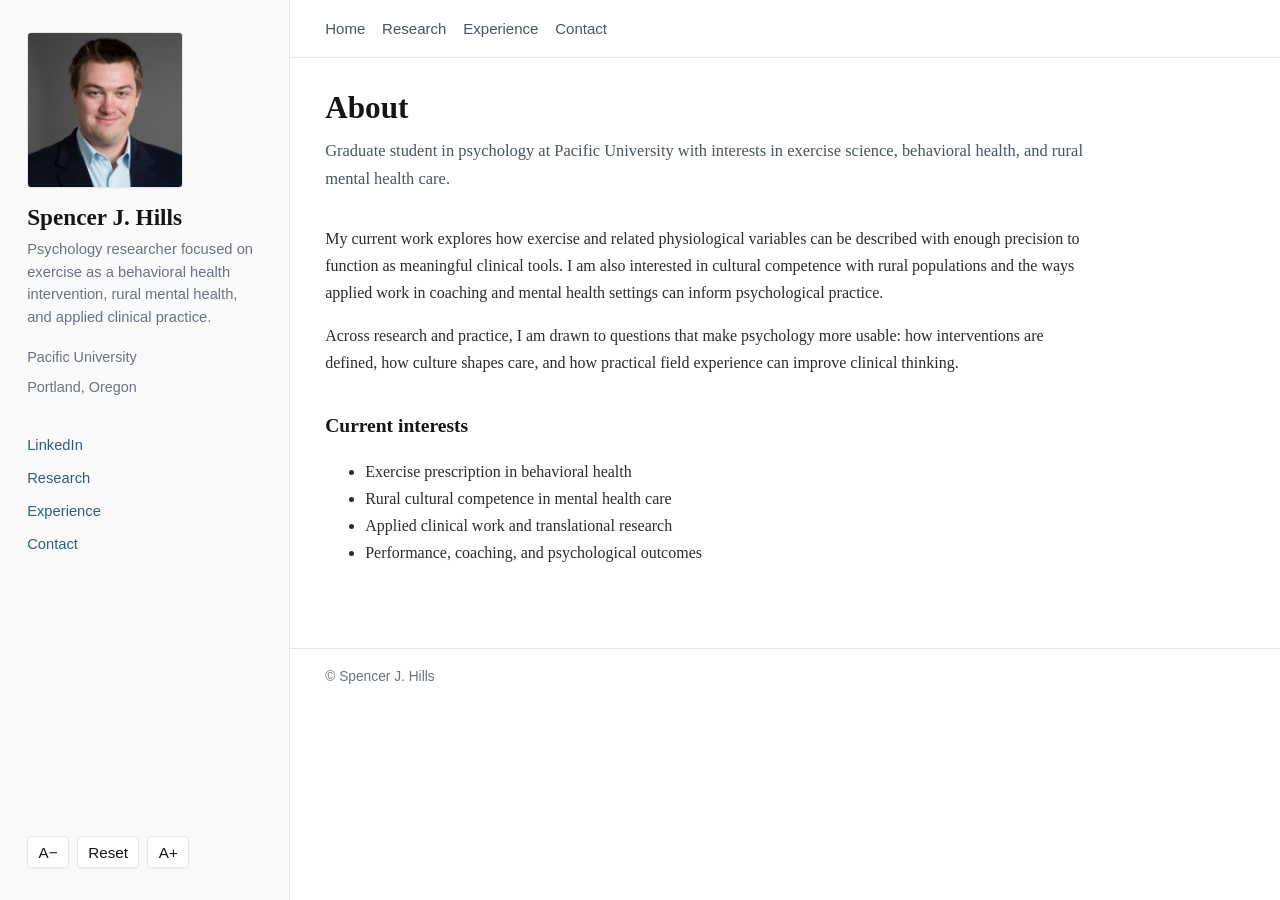
<file: about.html>
<!doctype html>
<html lang="en">
<head>
  <meta charset="utf-8">
  <meta name="viewport" content="width=device-width, initial-scale=1">
  <title>About | Spencer J. Hills</title>
  <meta name="description" content="About Spencer J. Hills and current research interests in exercise prescription, behavioral health, and rural mental health.">
  <link rel="icon" type="image/svg+xml" href="assets/img/favicon.svg">
  <link rel="stylesheet" href="assets/css/styles.css">
</head>
<body data-page="about">
  <div class="layout">
    <aside class="sidebar" id="sidebar"></aside>
    <div class="main-shell">
      <header class="masthead" id="masthead"></header>
      <main class="page compact-prose">
        <section class="intro-block">
          <h1>About</h1>
          <p class="lead">Graduate student in psychology at Pacific University with interests in exercise science, behavioral health, and rural mental health care.</p>
        </section>

        <section class="section-block">
          <p>My current work explores how exercise and related physiological variables can be described with enough precision to function as meaningful clinical tools. I am also interested in cultural competence with rural populations and the ways applied work in coaching and mental health settings can inform psychological practice.</p>
          <p>Across research and practice, I am drawn to questions that make psychology more usable: how interventions are defined, how culture shapes care, and how practical field experience can improve clinical thinking.</p>
        </section>

        <section class="section-block">
          <h2>Current interests</h2>
          <ul>
            <li>Exercise prescription in behavioral health</li>
            <li>Rural cultural competence in mental health care</li>
            <li>Applied clinical work and translational research</li>
            <li>Performance, coaching, and psychological outcomes</li>
          </ul>
        </section>
      </main>
      <footer class="site-footer">© Spencer J. Hills</footer>
    </div>
  </div>
  <script src="assets/js/data.js"></script>
  <script src="assets/js/site.js"></script>
</body>
</html>
</file>
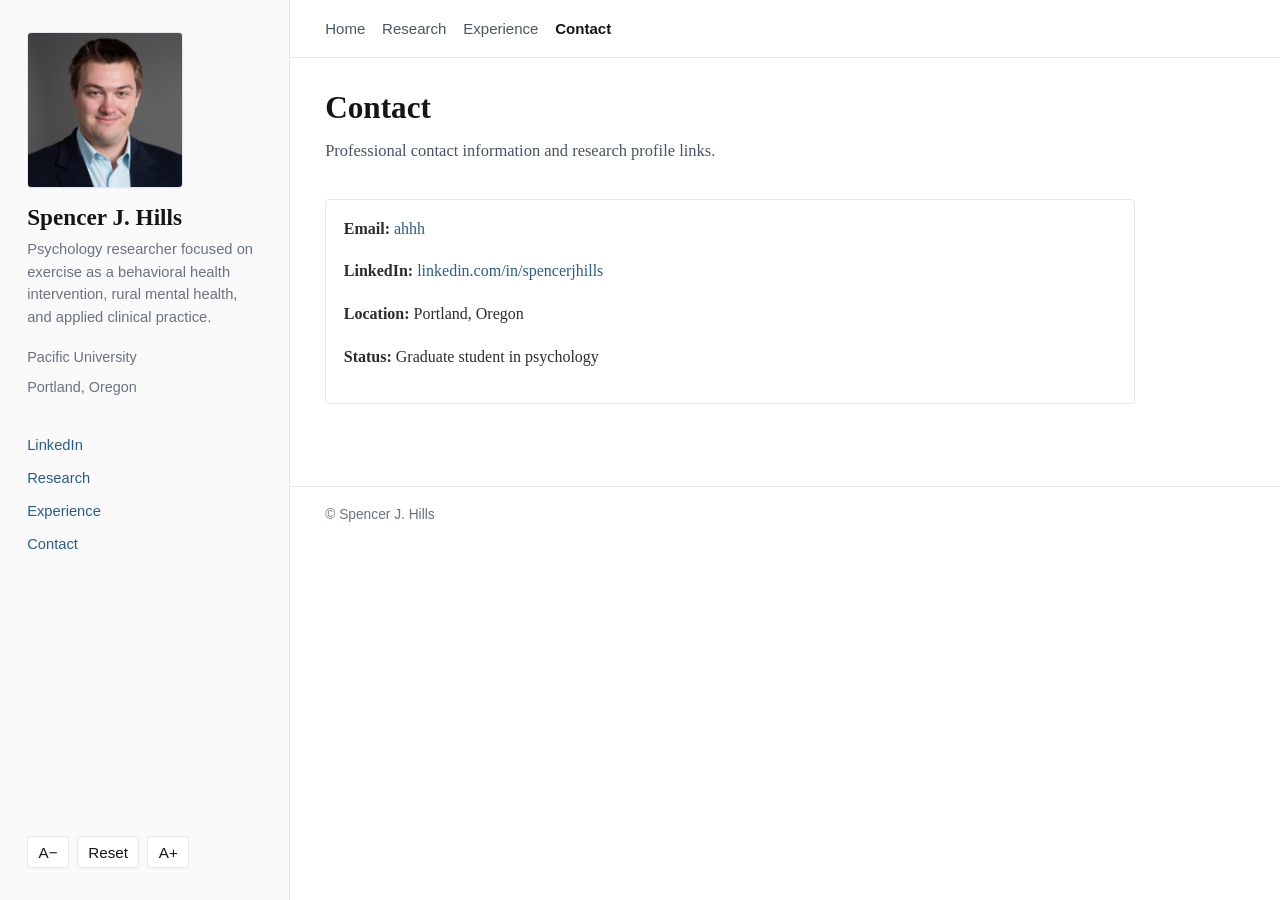
<file: contact.html>
<!doctype html>
<html lang="en">
<head>
  <meta charset="utf-8">
  <meta name="viewport" content="width=device-width, initial-scale=1">
  <title>Contact | Spencer J. Hills</title>
  <meta name="description" content="Contact details and professional links for Spencer J. Hills.">
  <link rel="icon" type="image/svg+xml" href="assets/img/favicon.svg">
  <link rel="stylesheet" href="assets/css/styles.css">
</head>
<body data-page="contact">
  <div class="layout">
    <aside class="sidebar" id="sidebar"></aside>
    <div class="main-shell">
      <header class="masthead" id="masthead"></header>
      <main class="page compact-prose">
        <section class="intro-block">
          <h1>Contact</h1>
          <p class="lead">Professional contact information and research profile links.</p>
        </section>

        <section class="section-block contact-card">
          <p><strong>Email:</strong> <a href="mailto:">ahhh</a></p>
          <p><strong>LinkedIn:</strong> <a href="https://www.linkedin.com/in/spencerjhills" target="_blank" rel="noopener noreferrer">linkedin.com/in/spencerjhills</a></p>
          <p><strong>Location:</strong> Portland, Oregon</p>
          <p><strong>Status:</strong> Graduate student in psychology</p>
        </section>
      </main>
      <footer class="site-footer">© Spencer J. Hills</footer>
    </div>
  </div>
  <script src="assets/js/data.js"></script>
  <script src="assets/js/site.js"></script>
</body>
</html>
</file>
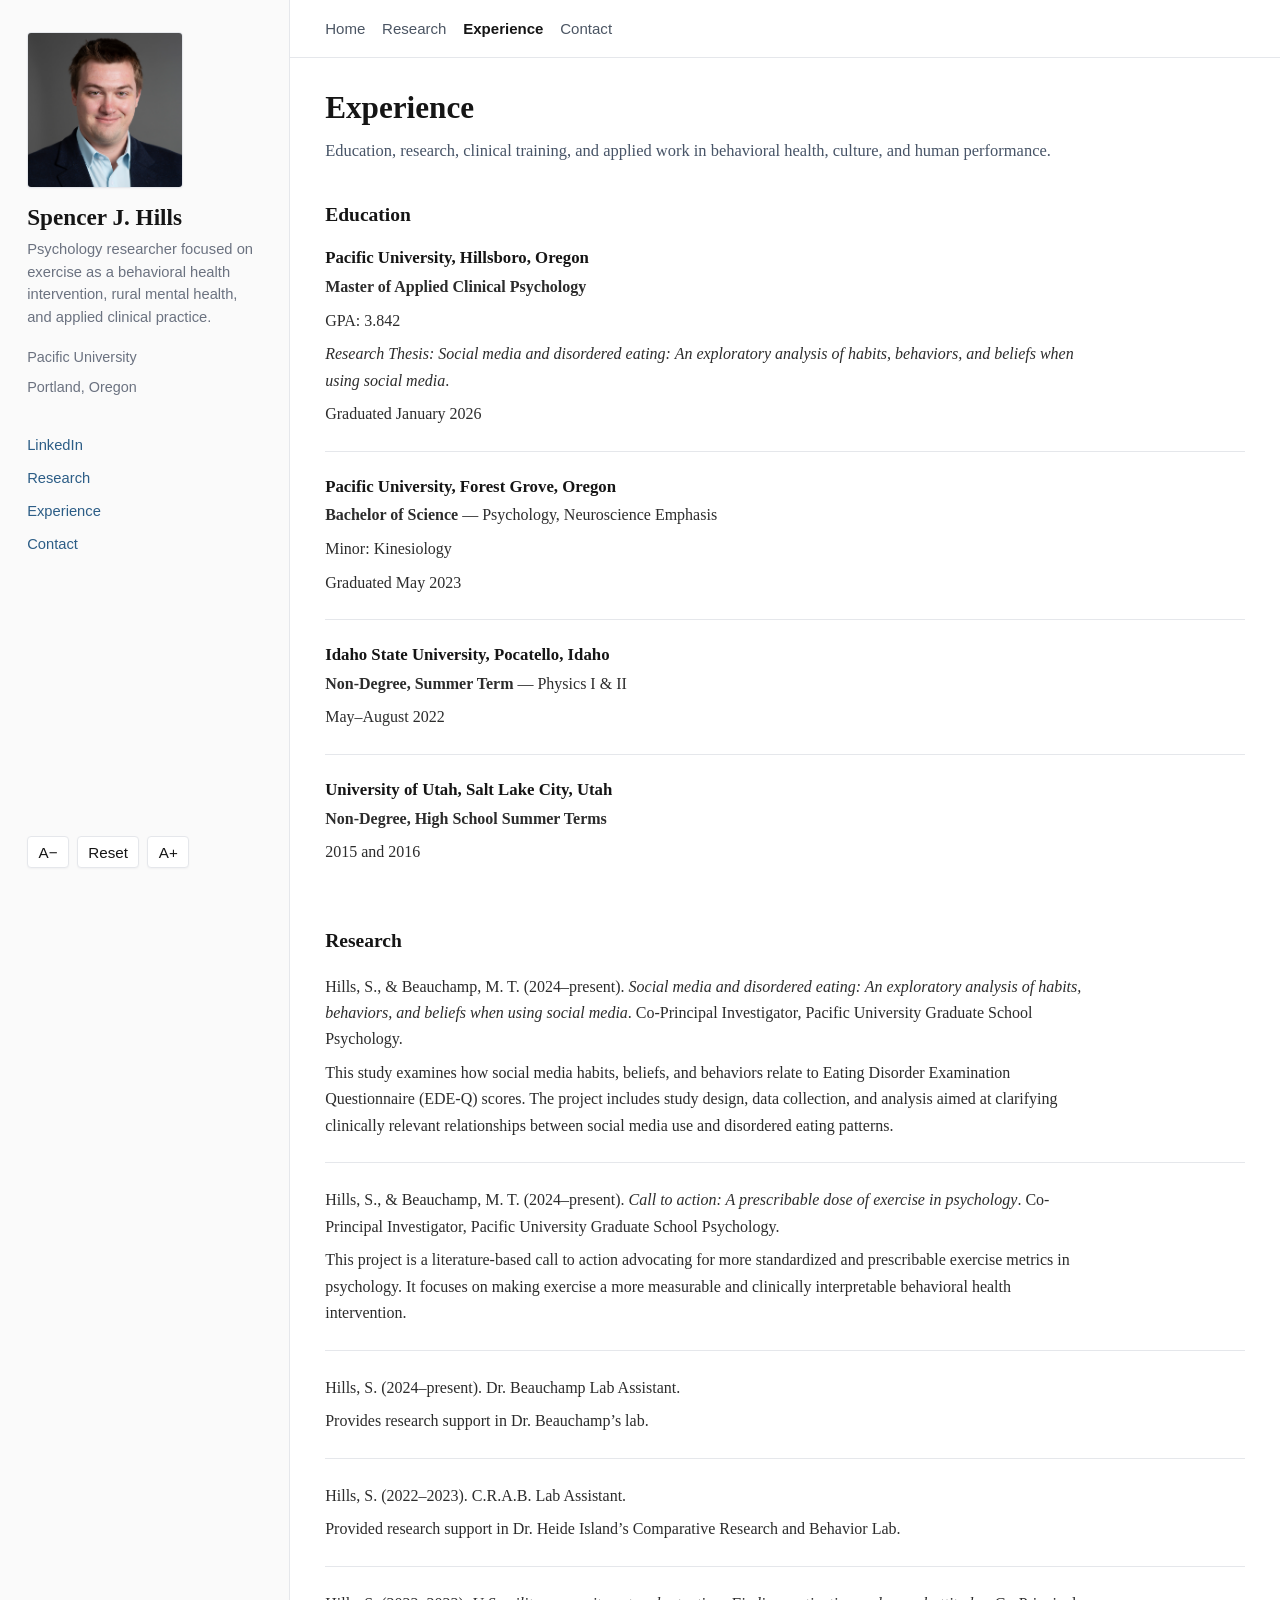
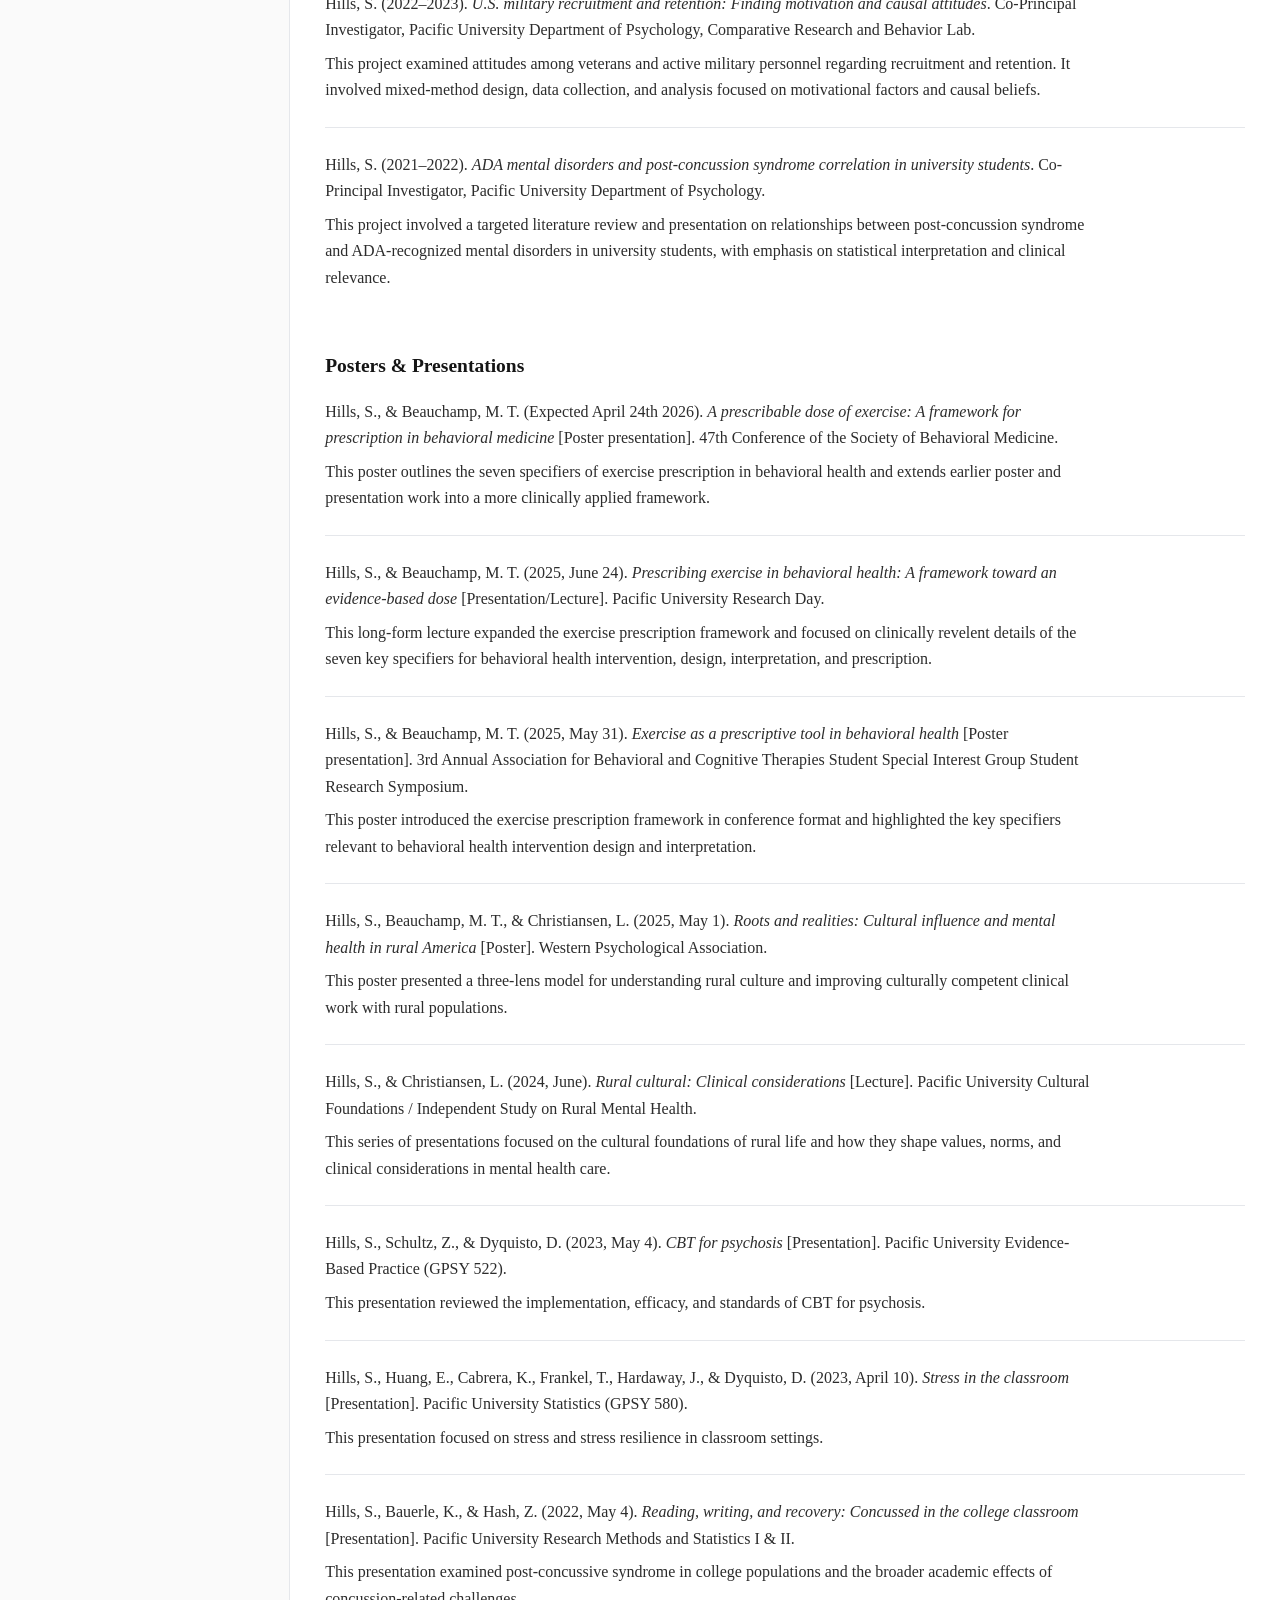
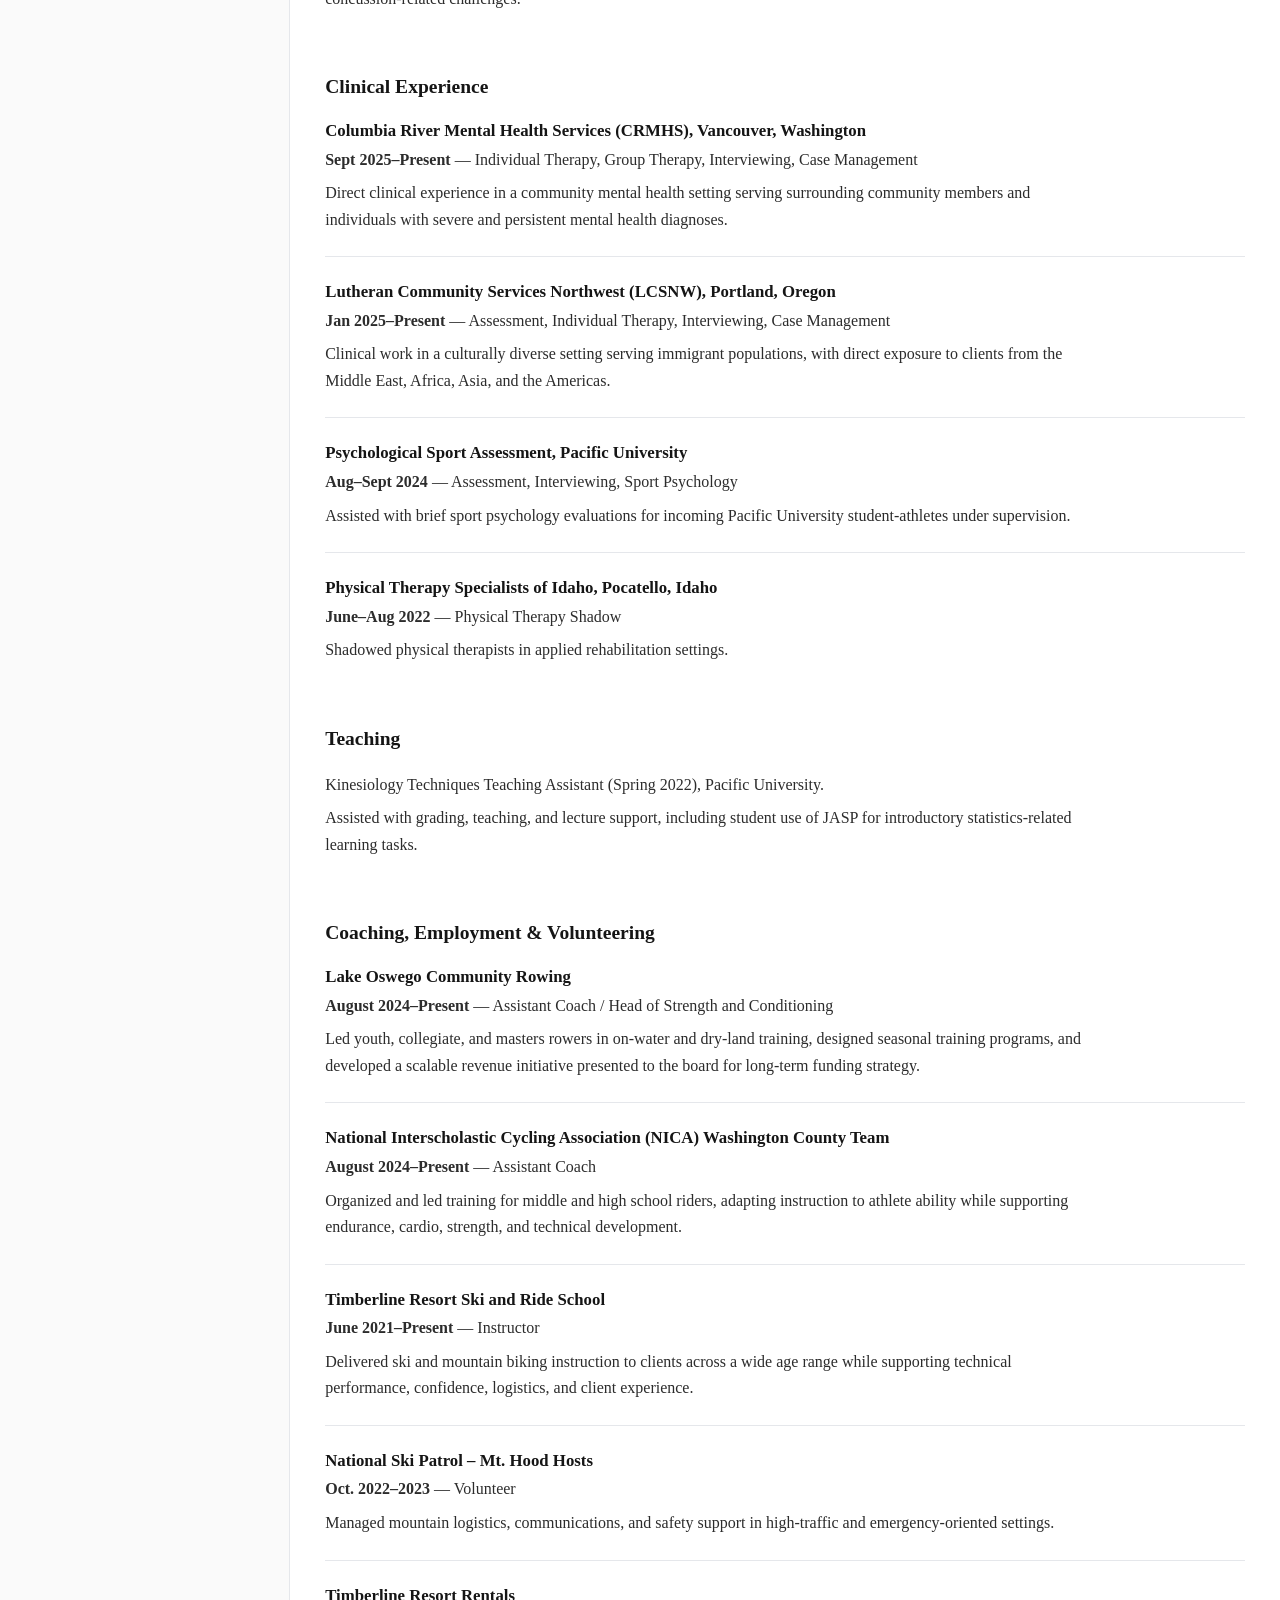
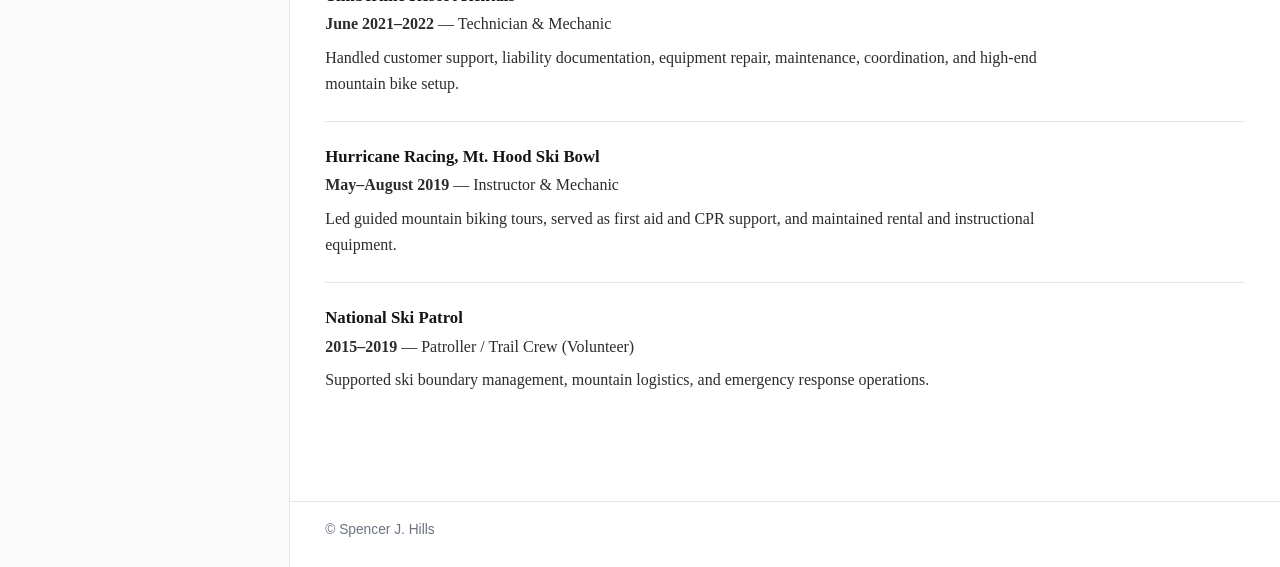
<file: experience.html>
<!doctype html>
<html lang="en">
<head>
  <meta charset="utf-8">
  <meta name="viewport" content="width=device-width, initial-scale=1">
  <title>Experience | Spencer J. Hills</title>
  <meta name="description" content="Education, research, clinical training, and coaching experience for Spencer J. Hills.">
  <link rel="icon" type="image/svg+xml" href="assets/img/favicon.svg">
  <link rel="stylesheet" href="assets/css/styles.css">
</head>
<body data-page="experience">
  <div class="layout">
    <aside class="sidebar" id="sidebar"></aside>
    <div class="main-shell">
      <header class="masthead" id="masthead"></header>
        <main class="page page-experience">
          <section class="intro-block">
            <h1>Experience</h1>
            <p class="lead">Education, research, clinical training, and applied work in behavioral health, culture, and human performance.</p>
          </section>

          <section class="section-block compact-prose">
            <h2>Education</h2>

            <article class="cv-entry">
              <h3>Pacific University, Hillsboro, Oregon</h3>
              <p><strong>Master of Applied Clinical Psychology</strong></p>
              <p>GPA: 3.842</p>
              <p><em>Research Thesis:</em> <span class="apa-title">Social media and disordered eating: An exploratory analysis of habits, behaviors, and beliefs when using social media</span>.</p>
              <p>Graduated January 2026</p>
            </article>

            <article class="cv-entry">
              <h3>Pacific University, Forest Grove, Oregon</h3>
              <p><strong>Bachelor of Science</strong> — Psychology, Neuroscience Emphasis</p>
              <p>Minor: Kinesiology</p>
              <p>Graduated May 2023</p>
            </article>

            <article class="cv-entry">
              <h3>Idaho State University, Pocatello, Idaho</h3>
              <p><strong>Non-Degree, Summer Term</strong> — Physics I &amp; II</p>
              <p>May–August 2022</p>
            </article>

            <article class="cv-entry">
              <h3>University of Utah, Salt Lake City, Utah</h3>
              <p><strong>Non-Degree, High School Summer Terms</strong></p>
              <p>2015 and 2016</p>
            </article>
          </section>

          <section class="section-block compact-prose">
            <h2>Research</h2>

            <article class="cv-entry">
              <p class="apa-entry">Hills, S., &amp; Beauchamp, M. T. (2024–present). <span class="apa-title">Social media and disordered eating: An exploratory analysis of habits, behaviors, and beliefs when using social media</span>. Co-Principal Investigator, Pacific University Graduate School Psychology.</p>
              <p>This study examines how social media habits, beliefs, and behaviors relate to Eating Disorder Examination Questionnaire (EDE-Q) scores. The project includes study design, data collection, and analysis aimed at clarifying clinically relevant relationships between social media use and disordered eating patterns.</p>
            </article>

            <article class="cv-entry">
              <p class="apa-entry">Hills, S., &amp; Beauchamp, M. T. (2024–present). <span class="apa-title">Call to action: A prescribable dose of exercise in psychology</span>. Co-Principal Investigator, Pacific University Graduate School Psychology.</p>
              <p>This project is a literature-based call to action advocating for more standardized and prescribable exercise metrics in psychology. It focuses on making exercise a more measurable and clinically interpretable behavioral health intervention.</p>
            </article>

            <article class="cv-entry">
              <p class="apa-entry">Hills, S. (2024–present). Dr. Beauchamp Lab Assistant.</p>
              <p>Provides research support in Dr. Beauchamp’s lab.</p>
            </article>

            <article class="cv-entry">
              <p class="apa-entry">Hills, S. (2022–2023). C.R.A.B. Lab Assistant.</p>
              <p>Provided research support in Dr. Heide Island’s Comparative Research and Behavior Lab.</p>
            </article>

            <article class="cv-entry">
              <p class="apa-entry">Hills, S. (2022–2023). <span class="apa-title">U.S. military recruitment and retention: Finding motivation and causal attitudes</span>. Co-Principal Investigator, Pacific University Department of Psychology, Comparative Research and Behavior Lab.</p>
              <p>This project examined attitudes among veterans and active military personnel regarding recruitment and retention. It involved mixed-method design, data collection, and analysis focused on motivational factors and causal beliefs.</p>
            </article>

            <article class="cv-entry">
              <p class="apa-entry">Hills, S. (2021–2022). <span class="apa-title">ADA mental disorders and post-concussion syndrome correlation in university students</span>. Co-Principal Investigator, Pacific University Department of Psychology.</p>
              <p>This project involved a targeted literature review and presentation on relationships between post-concussion syndrome and ADA-recognized mental disorders in university students, with emphasis on statistical interpretation and clinical relevance.</p>
            </article>
          </section>

          <section class="section-block compact-prose">
            <h2>Posters &amp; Presentations</h2>

            <article class="cv-entry">
              <p class="apa-entry">Hills, S., &amp; Beauchamp, M. T. (Expected April 24th 2026). <span class="apa-title">A prescribable dose of exercise: A framework for prescription in behavioral medicine</span> [Poster presentation]. 47th Conference of the Society of Behavioral Medicine.</p>
              <p>This poster outlines the seven specifiers of exercise prescription in behavioral health and extends earlier poster and presentation work into a more clinically applied framework.</p>
            </article>

            <article class="cv-entry">
              <p class="apa-entry">Hills, S., &amp; Beauchamp, M. T. (2025, June 24). <span class="apa-title">Prescribing exercise in behavioral health: A framework toward an evidence-based dose</span> [Presentation/Lecture]. Pacific University Research Day.</p>
              <p>This long-form lecture expanded the exercise prescription framework and focused on clinically revelent details of the seven key specifiers for behavioral health intervention, design, interpretation, and prescription.</p>
            </article>

            <article class="cv-entry">
              <p class="apa-entry">Hills, S., &amp; Beauchamp, M. T. (2025, May 31). <span class="apa-title">Exercise as a prescriptive tool in behavioral health</span> [Poster presentation]. 3rd Annual Association for Behavioral and Cognitive Therapies Student Special Interest Group Student Research Symposium.</p>
              <p>This poster introduced the exercise prescription framework in conference format and highlighted the key specifiers relevant to behavioral health intervention design and interpretation.</p>
            </article>

            <article class="cv-entry">
              <p class="apa-entry">Hills, S., Beauchamp, M. T., &amp; Christiansen, L. (2025, May 1). <span class="apa-title">Roots and realities: Cultural influence and mental health in rural America</span> [Poster]. Western Psychological Association.</p>
              <p>This poster presented a three-lens model for understanding rural culture and improving culturally competent clinical work with rural populations.</p>
            </article>

            <article class="cv-entry">
              <p class="apa-entry">Hills, S., &amp; Christiansen, L. (2024, June). <span class="apa-title">Rural cultural: Clinical considerations</span> [Lecture]. Pacific University Cultural Foundations / Independent Study on Rural Mental Health.</p>
              <p>This series of presentations focused on the cultural foundations of rural life and how they shape values, norms, and clinical considerations in mental health care.</p>
            </article>

            <article class="cv-entry">
              <p class="apa-entry">Hills, S., Schultz, Z., &amp; Dyquisto, D. (2023, May 4). <span class="apa-title">CBT for psychosis</span> [Presentation]. Pacific University Evidence-Based Practice (GPSY 522).</p>
              <p>This presentation reviewed the implementation, efficacy, and standards of CBT for psychosis.</p>
            </article>

            <article class="cv-entry">
              <p class="apa-entry">Hills, S., Huang, E., Cabrera, K., Frankel, T., Hardaway, J., &amp; Dyquisto, D. (2023, April 10). <span class="apa-title">Stress in the classroom</span> [Presentation]. Pacific University Statistics (GPSY 580).</p>
              <p>This presentation focused on stress and stress resilience in classroom settings.</p>
            </article>

            <article class="cv-entry">
              <p class="apa-entry">Hills, S., Bauerle, K., &amp; Hash, Z. (2022, May 4). <span class="apa-title">Reading, writing, and recovery: Concussed in the college classroom</span> [Presentation]. Pacific University Research Methods and Statistics I &amp; II.</p>
              <p>This presentation examined post-concussive syndrome in college populations and the broader academic effects of concussion-related challenges.</p>
            </article>
          </section>

          <section class="section-block compact-prose">
            <h2>Clinical Experience</h2>

            <article class="cv-entry">
              <h3>Columbia River Mental Health Services (CRMHS), Vancouver, Washington</h3>
              <p><strong>Sept 2025–Present</strong> — Individual Therapy, Group Therapy, Interviewing, Case Management</p>
              <p>Direct clinical experience in a community mental health setting serving surrounding community members and individuals with severe and persistent mental health diagnoses.</p>
            </article>

            <article class="cv-entry">
              <h3>Lutheran Community Services Northwest (LCSNW), Portland, Oregon</h3>
              <p><strong>Jan 2025–Present</strong> — Assessment, Individual Therapy, Interviewing, Case Management</p>
              <p>Clinical work in a culturally diverse setting serving immigrant populations, with direct exposure to clients from the Middle East, Africa, Asia, and the Americas.</p>
            </article>

            <article class="cv-entry">
              <h3>Psychological Sport Assessment, Pacific University</h3>
              <p><strong>Aug–Sept 2024</strong> — Assessment, Interviewing, Sport Psychology</p>
              <p>Assisted with brief sport psychology evaluations for incoming Pacific University student-athletes under supervision.</p>
            </article>

            <article class="cv-entry">
              <h3>Physical Therapy Specialists of Idaho, Pocatello, Idaho</h3>
              <p><strong>June–Aug 2022</strong> — Physical Therapy Shadow</p>
              <p>Shadowed physical therapists in applied rehabilitation settings.</p>
            </article>
          </section>

          <section class="section-block compact-prose">
            <h2>Teaching</h2>

            <article class="cv-entry">
              <p class="apa-entry">Kinesiology Techniques Teaching Assistant (Spring 2022), Pacific University.</p>
              <p>Assisted with grading, teaching, and lecture support, including student use of JASP for introductory statistics-related learning tasks.</p>
            </article>
          </section>

          <section class="section-block compact-prose">
            <h2>Coaching, Employment &amp; Volunteering</h2>

            <article class="cv-entry">
              <h3>Lake Oswego Community Rowing</h3>
              <p><strong>August 2024–Present</strong> — Assistant Coach / Head of Strength and Conditioning</p>
              <p>Led youth, collegiate, and masters rowers in on-water and dry-land training, designed seasonal training programs, and developed a scalable revenue initiative presented to the board for long-term funding strategy.</p>
            </article>

            <article class="cv-entry">
              <h3>National Interscholastic Cycling Association (NICA) Washington County Team</h3>
              <p><strong>August 2024–Present</strong> — Assistant Coach</p>
              <p>Organized and led training for middle and high school riders, adapting instruction to athlete ability while supporting endurance, cardio, strength, and technical development.</p>
            </article>

            <article class="cv-entry">
              <h3>Timberline Resort Ski and Ride School</h3>
              <p><strong>June 2021–Present</strong> — Instructor</p>
              <p>Delivered ski and mountain biking instruction to clients across a wide age range while supporting technical performance, confidence, logistics, and client experience.</p>
            </article>

            <article class="cv-entry">
              <h3>National Ski Patrol – Mt. Hood Hosts</h3>
              <p><strong>Oct. 2022–2023</strong> — Volunteer</p>
              <p>Managed mountain logistics, communications, and safety support in high-traffic and emergency-oriented settings.</p>
            </article>

            <article class="cv-entry">
              <h3>Timberline Resort Rentals</h3>
              <p><strong>June 2021–2022</strong> — Technician &amp; Mechanic</p>
              <p>Handled customer support, liability documentation, equipment repair, maintenance, coordination, and high-end mountain bike setup.</p>
            </article>

            <article class="cv-entry">
              <h3>Hurricane Racing, Mt. Hood Ski Bowl</h3>
              <p><strong>May–August 2019</strong> — Instructor &amp; Mechanic</p>
              <p>Led guided mountain biking tours, served as first aid and CPR support, and maintained rental and instructional equipment.</p>
            </article>

            <article class="cv-entry">
              <h3>National Ski Patrol</h3>
              <p><strong>2015–2019</strong> — Patroller / Trail Crew (Volunteer)</p>
              <p>Supported ski boundary management, mountain logistics, and emergency response operations.</p>
            </article>
          </section>
        </main>
      <footer class="site-footer">© Spencer J. Hills</footer>
    </div>
  </div>
  <script src="assets/js/data.js"></script>
  <script src="assets/js/site.js"></script>
</body>
</html>
</file>
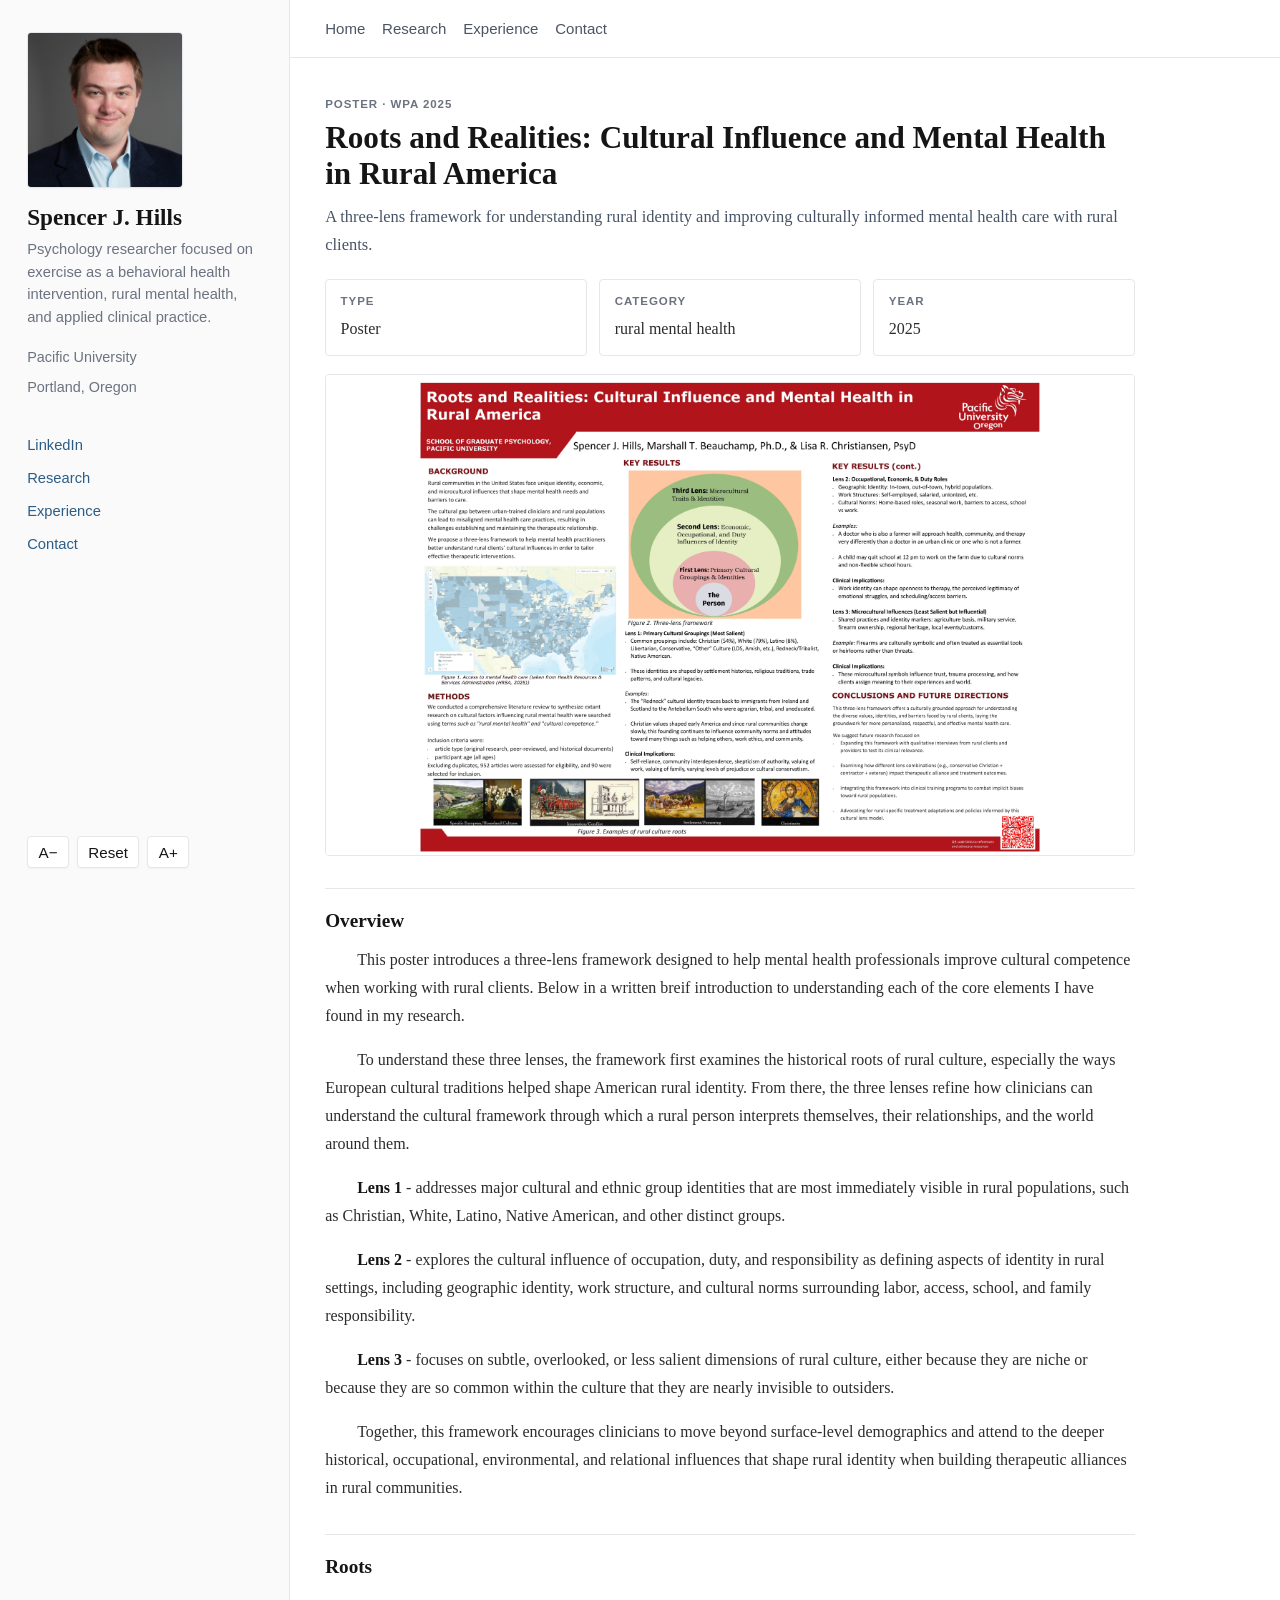
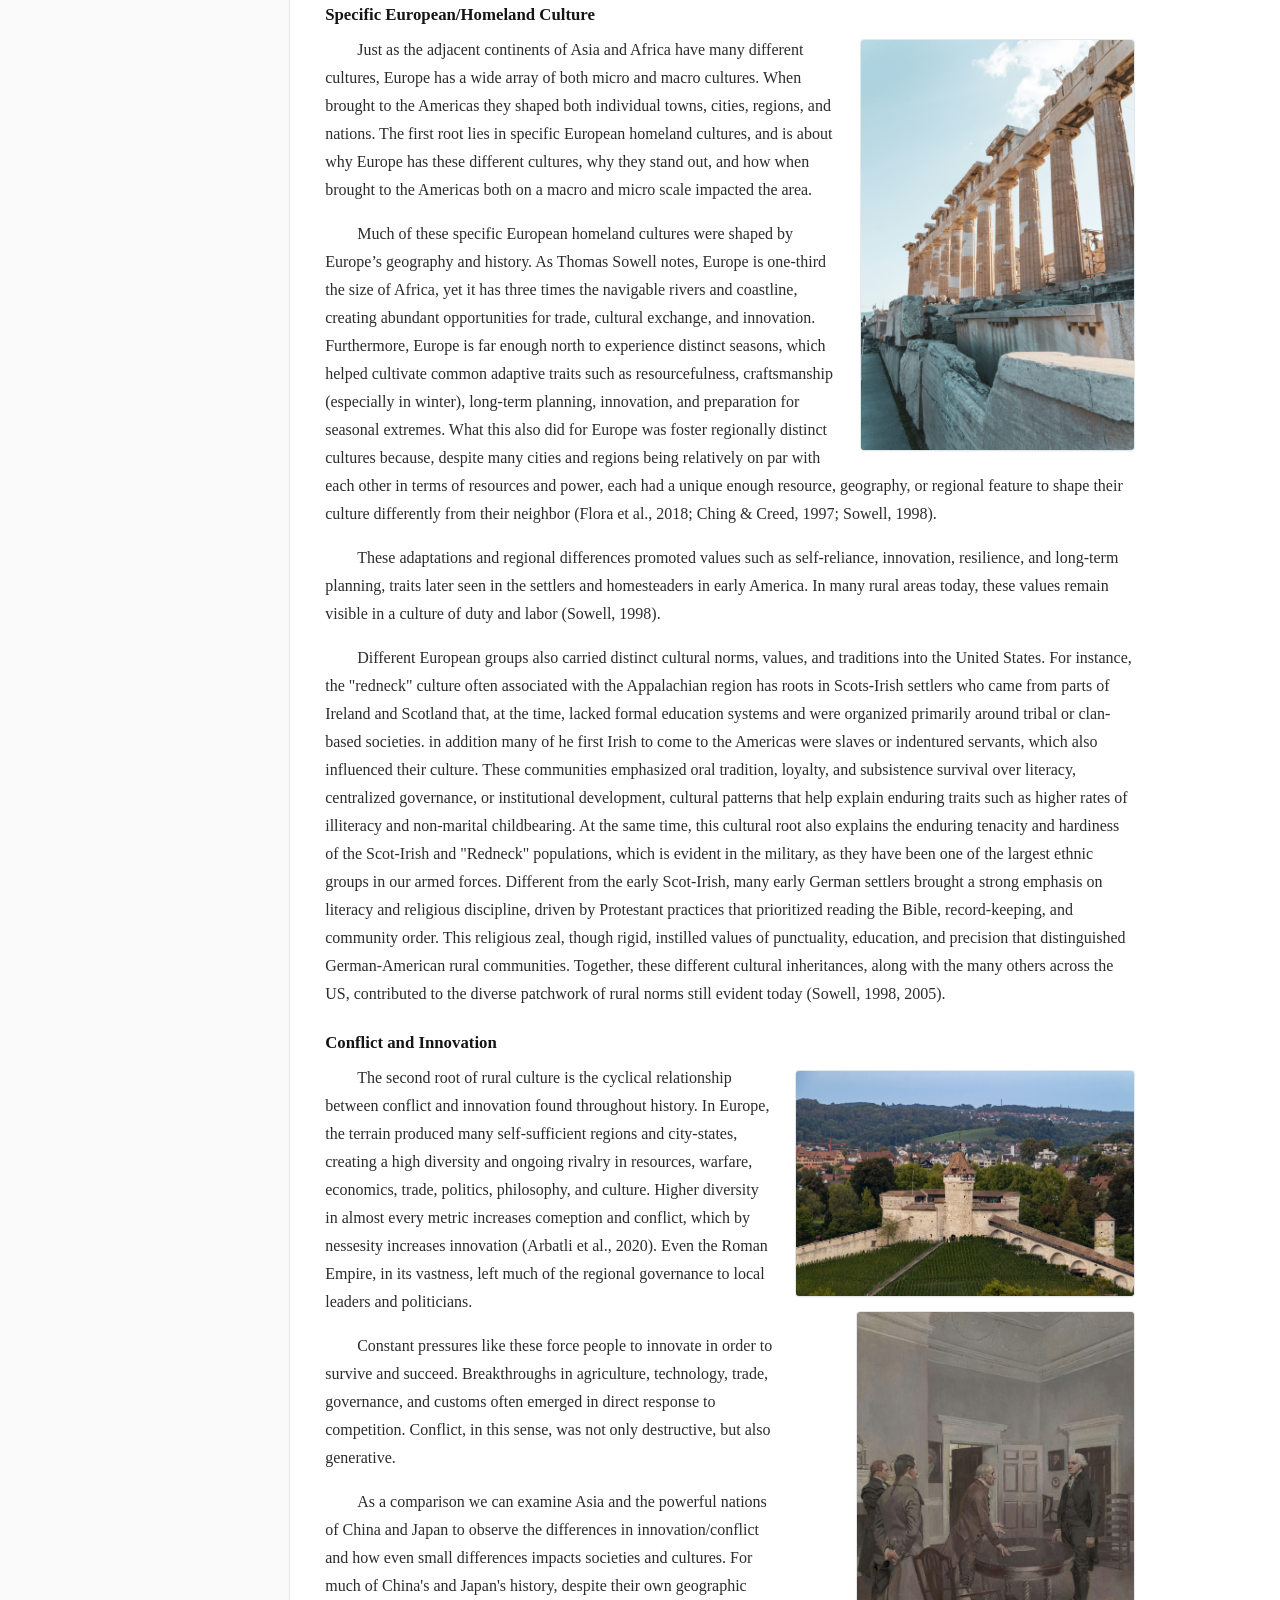
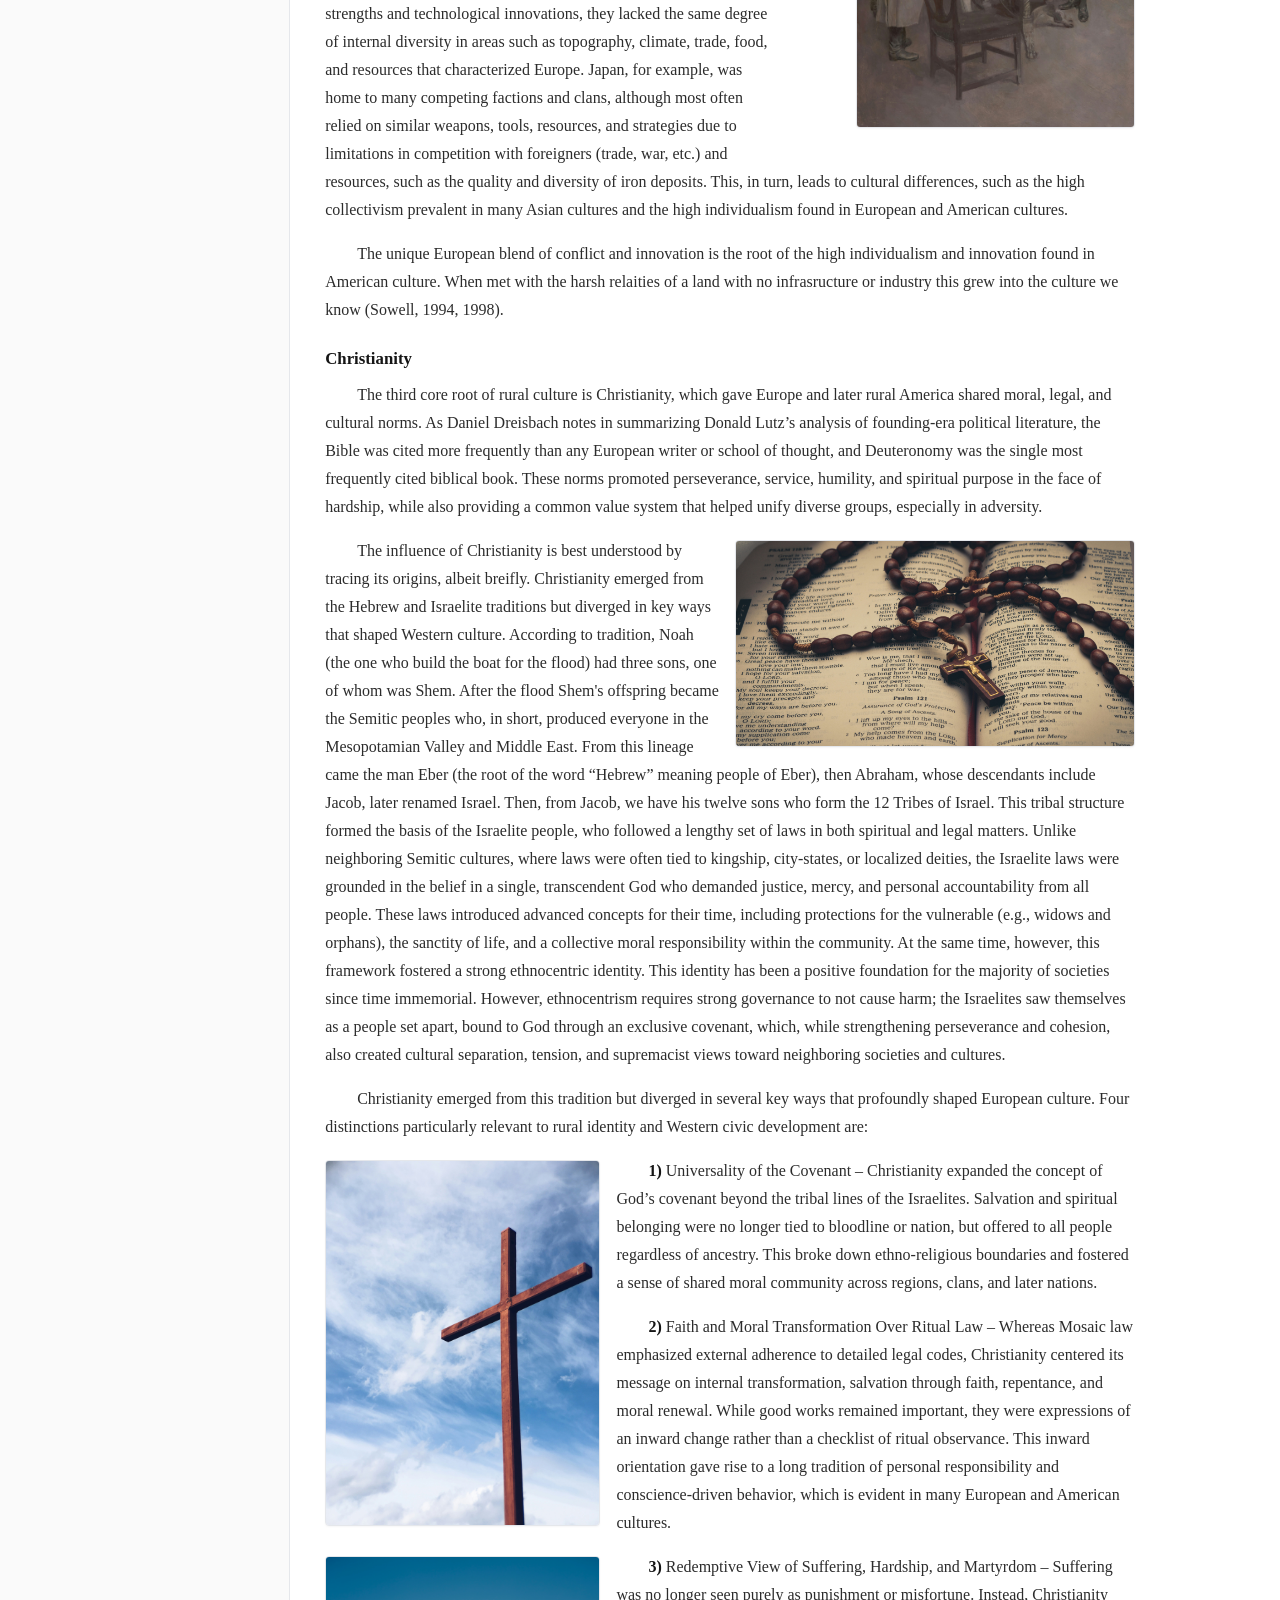
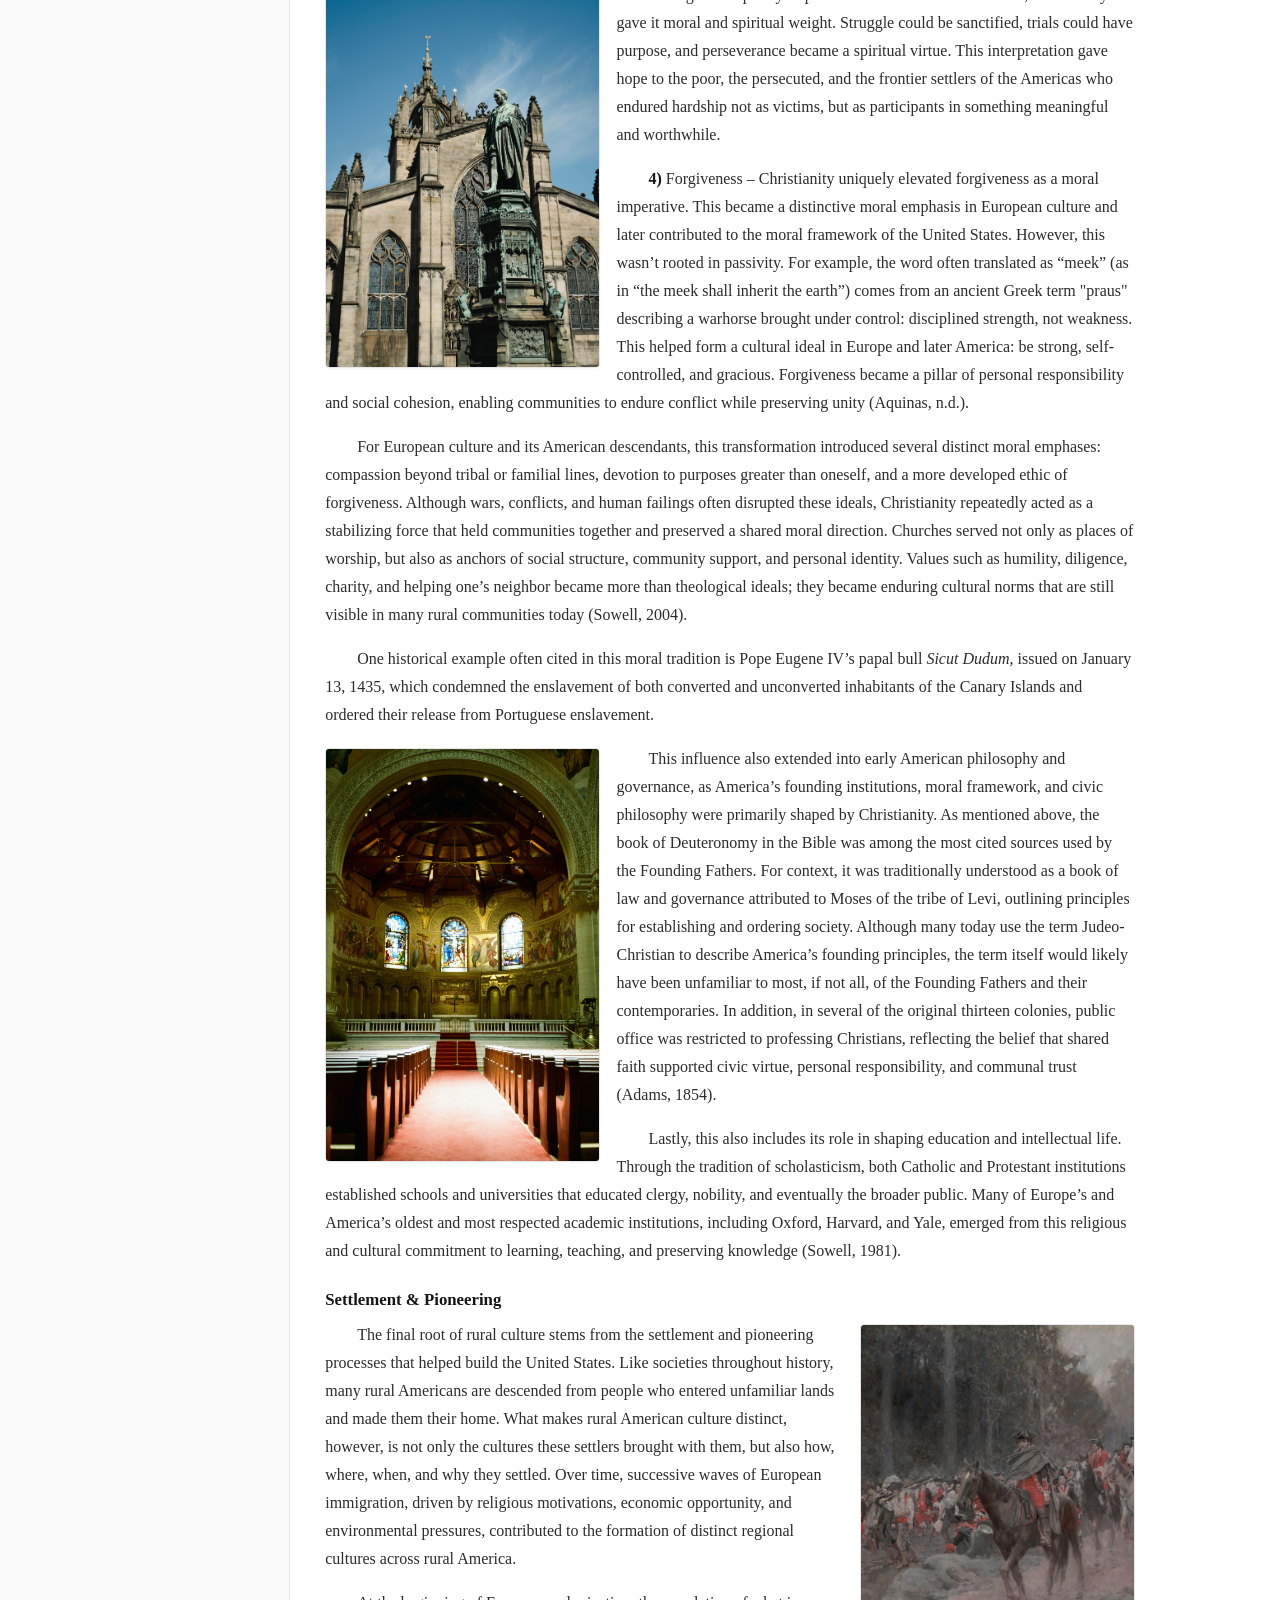
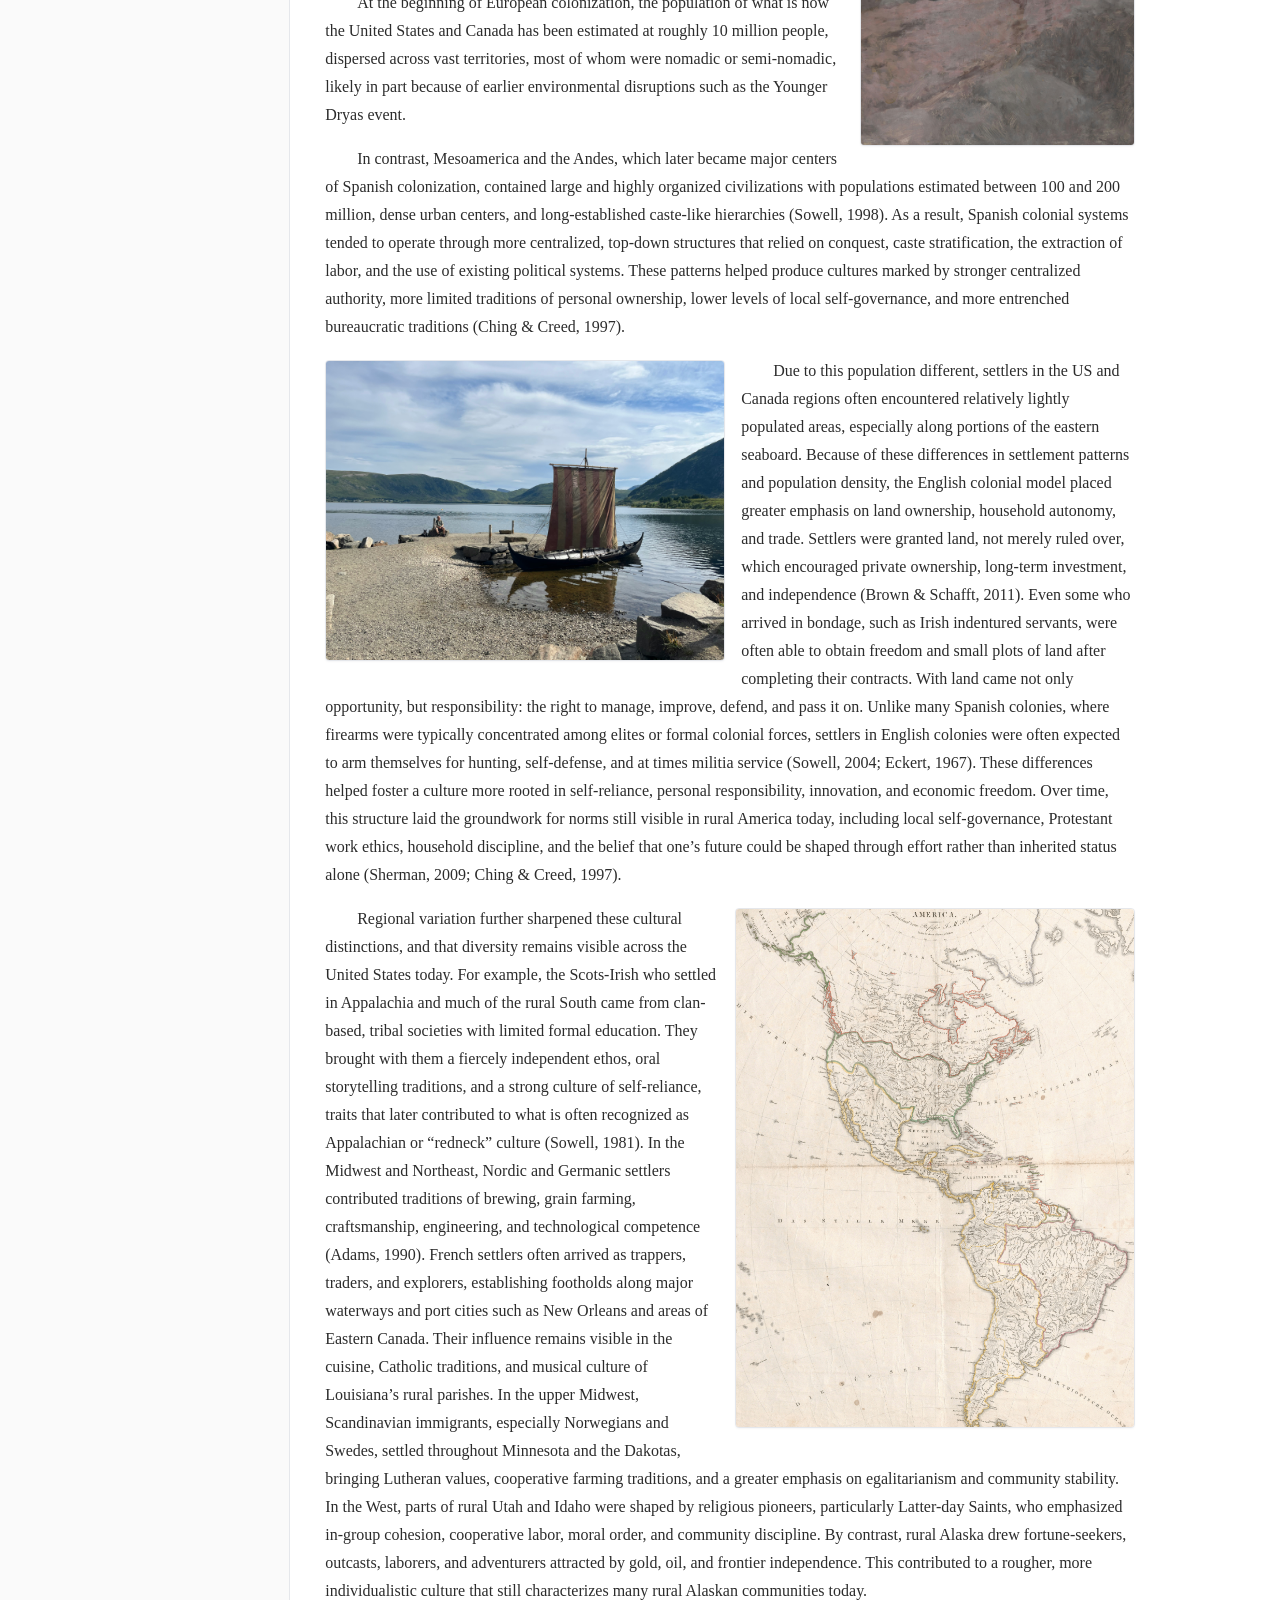
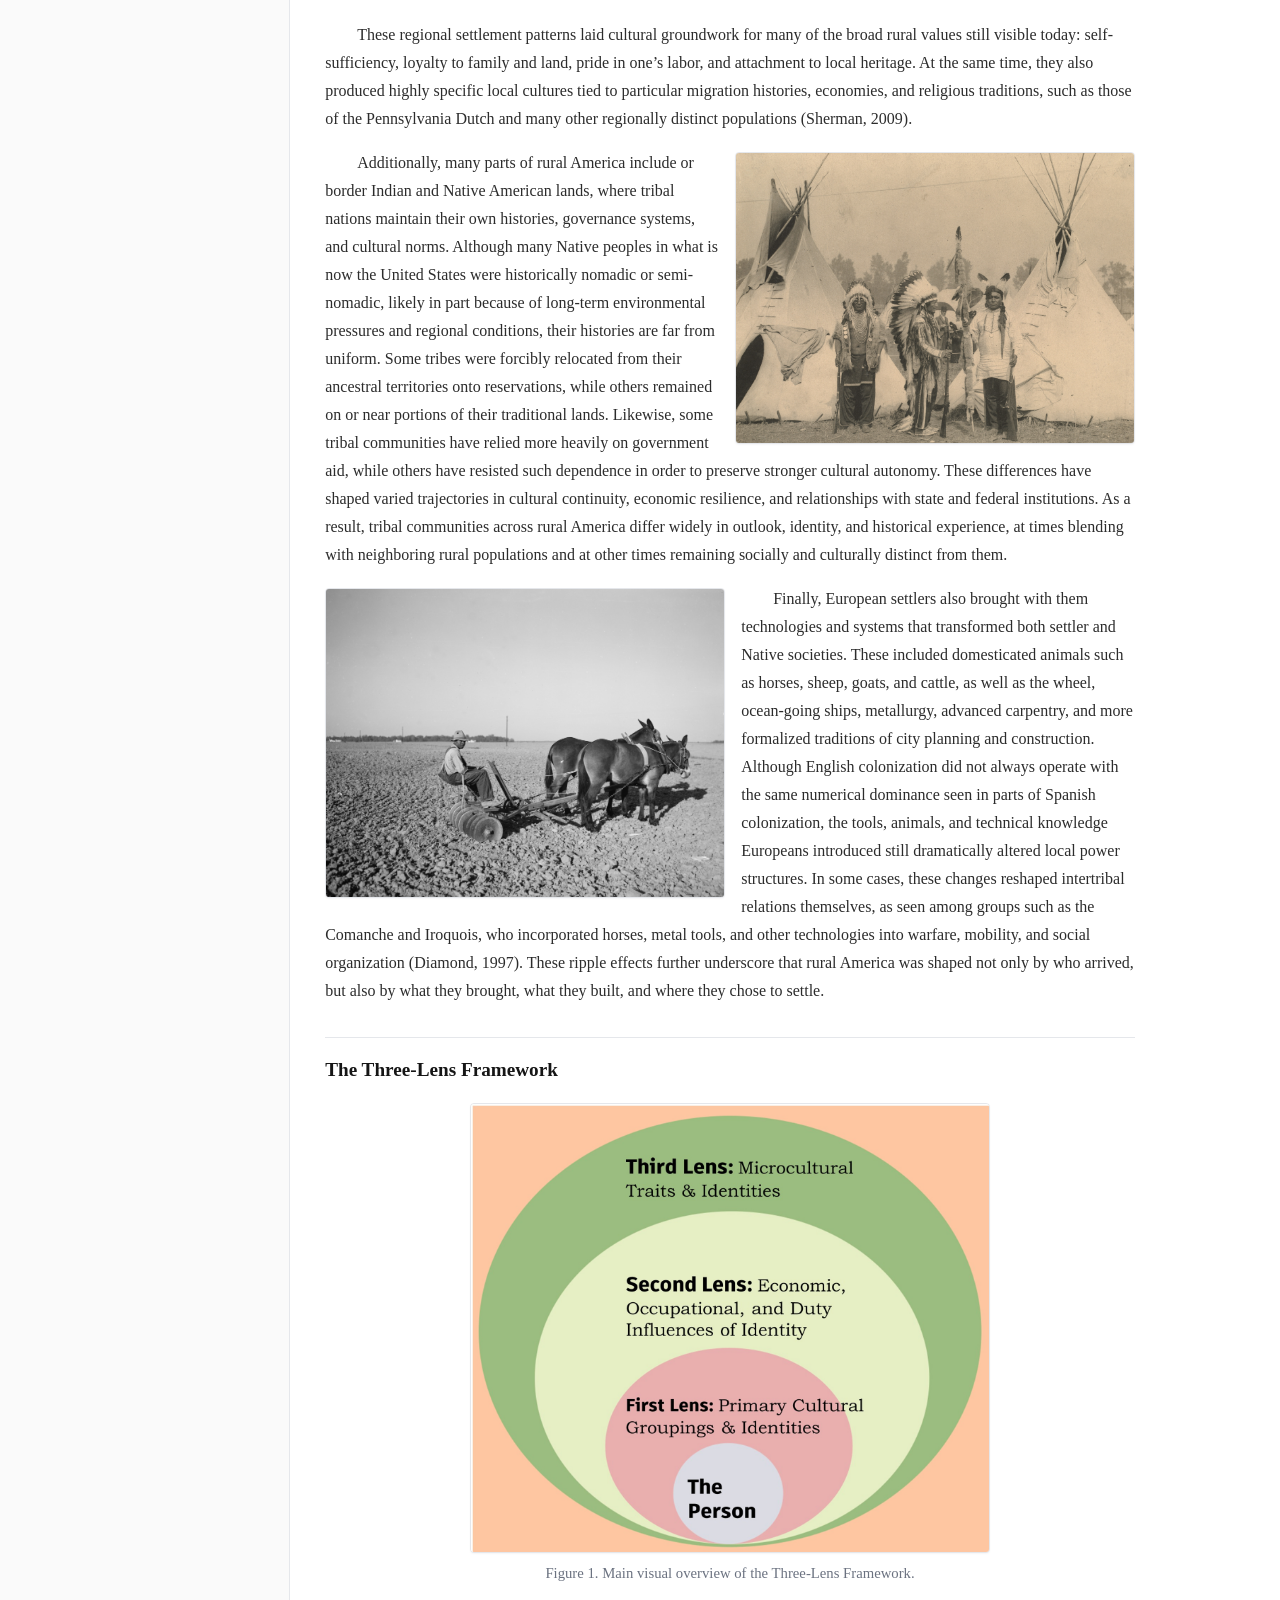
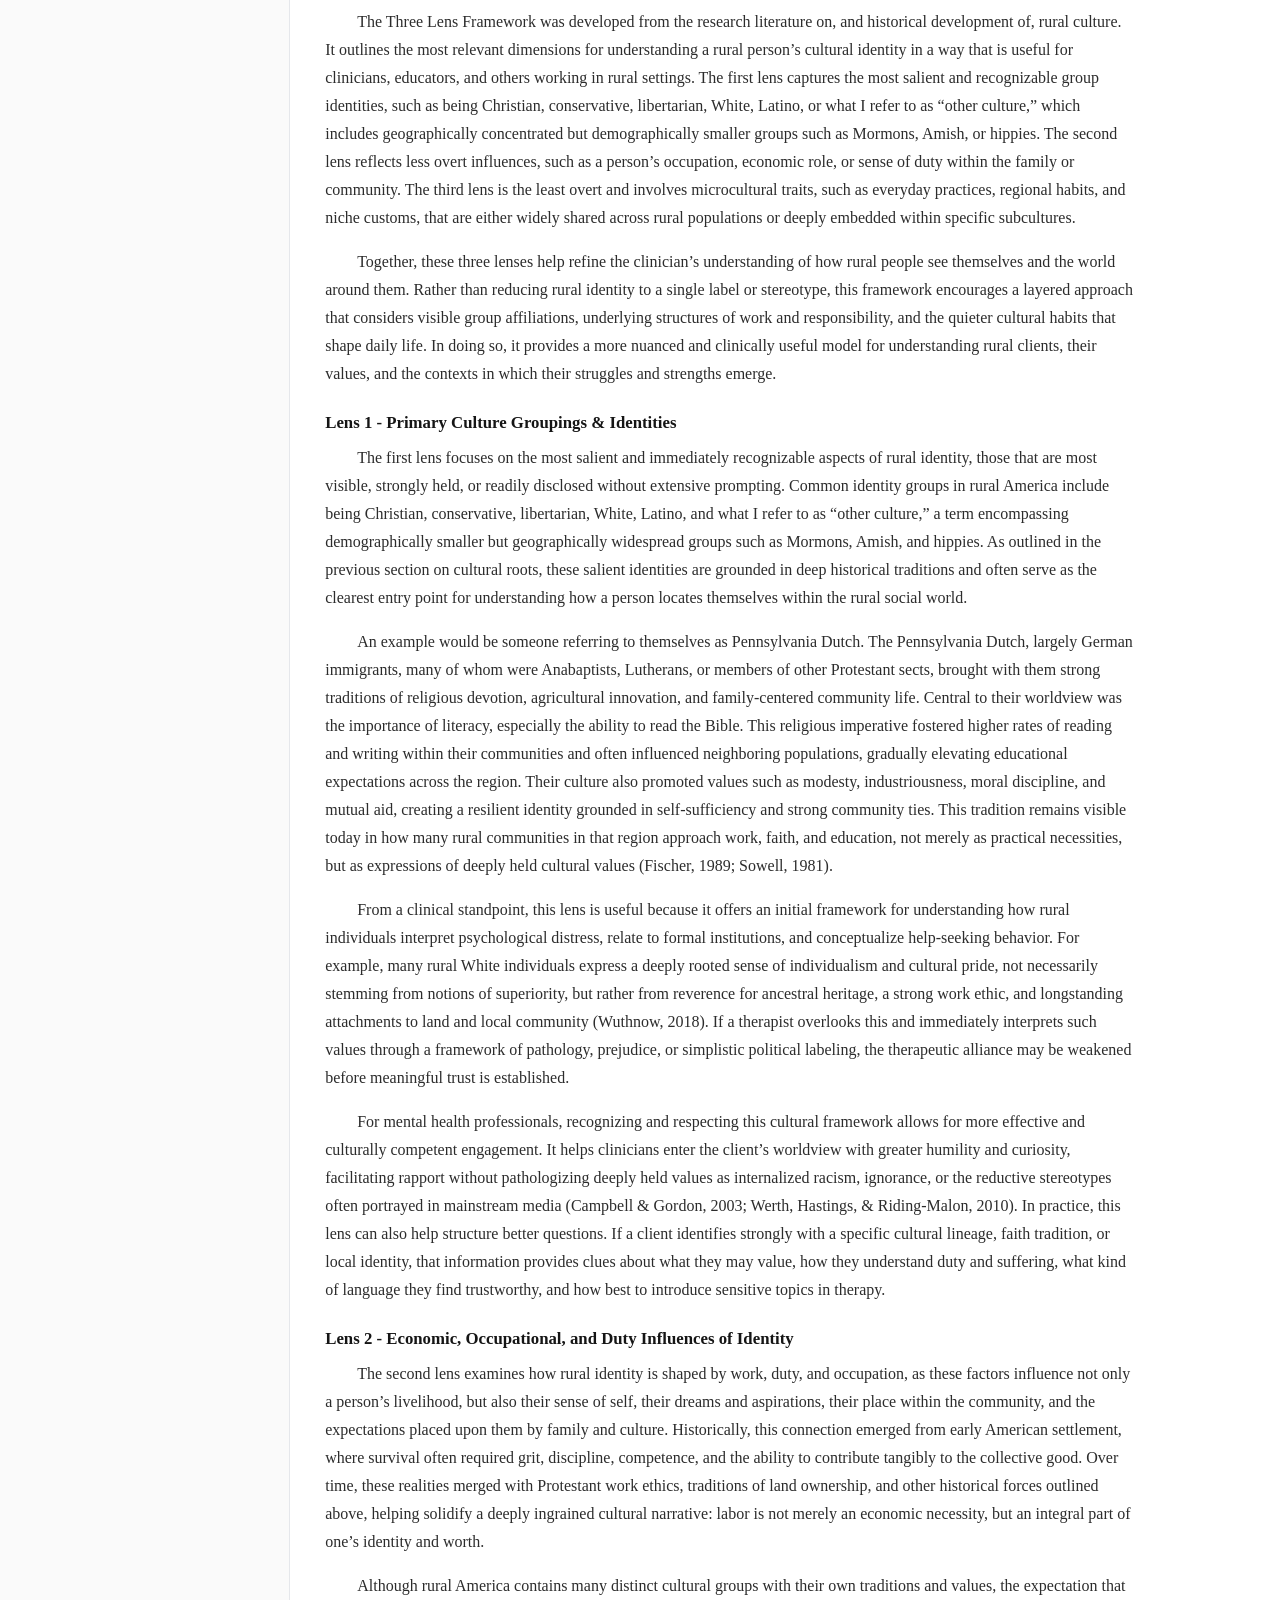
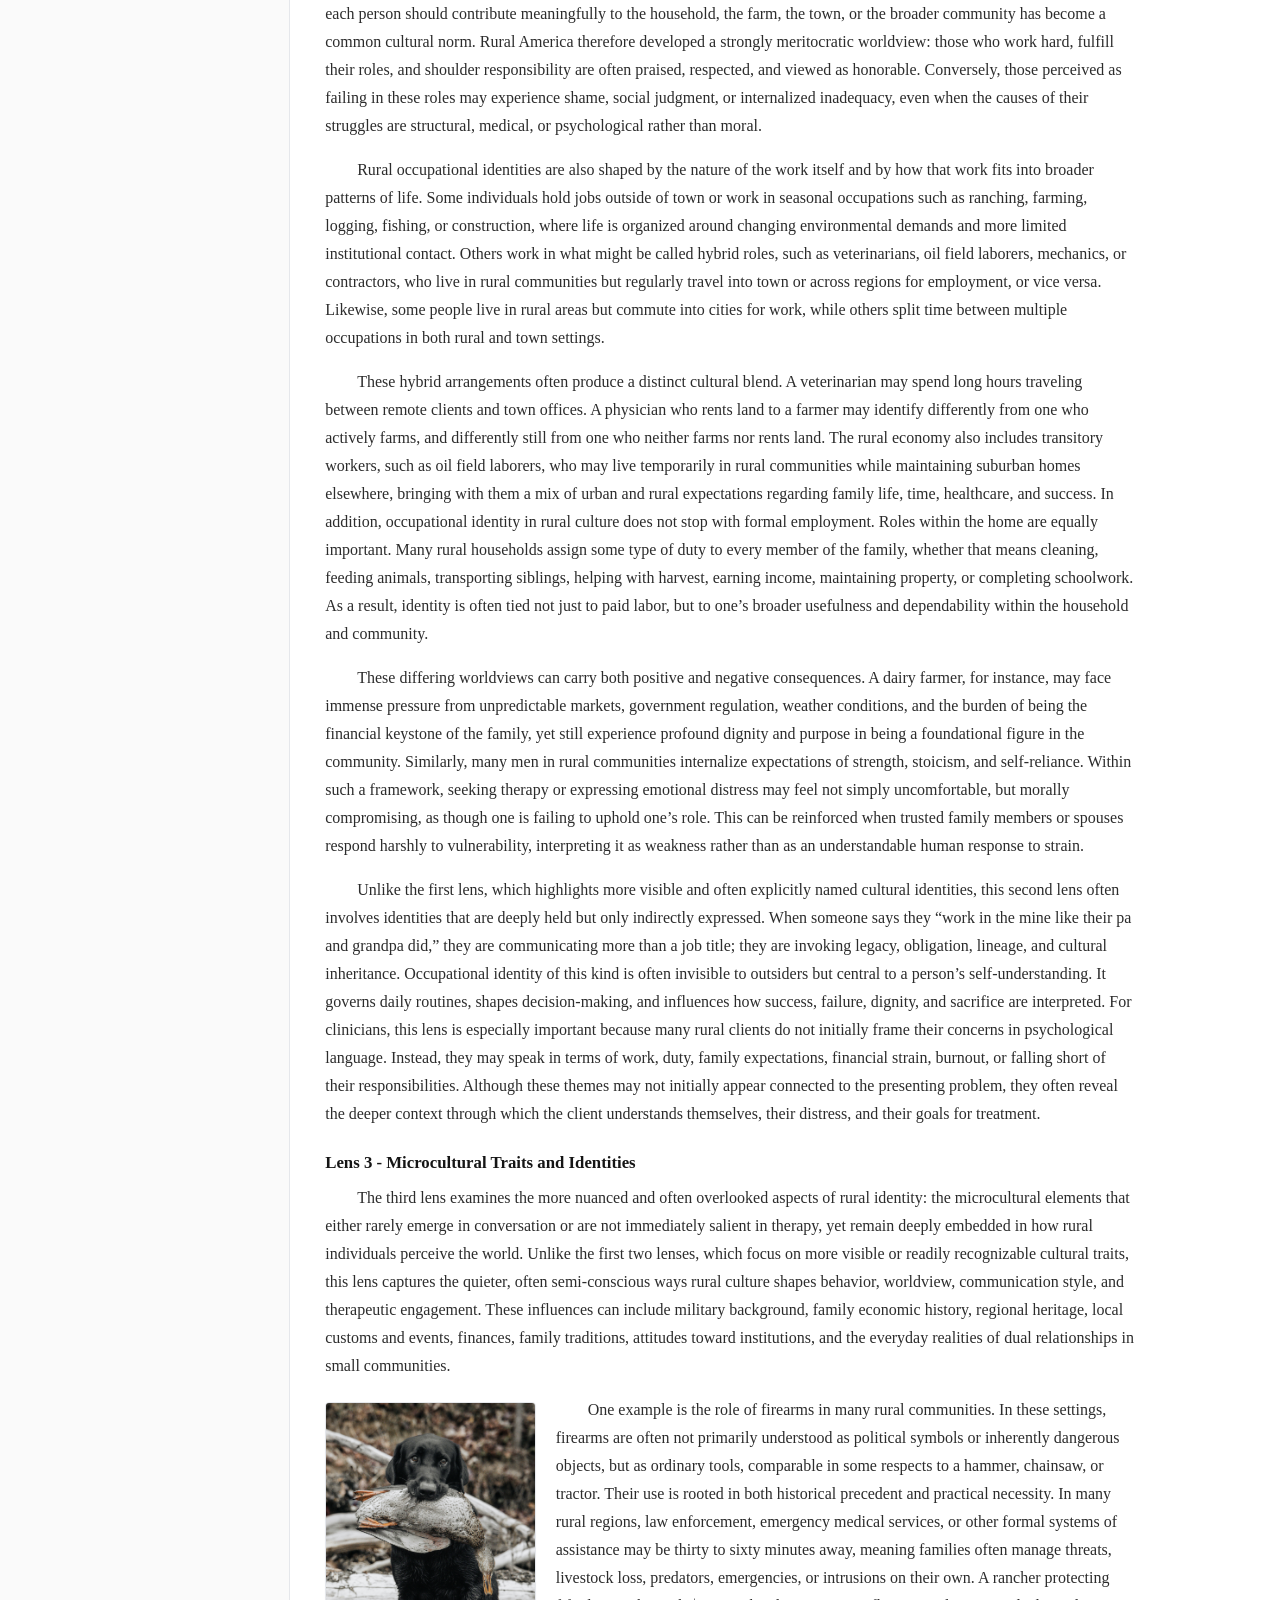
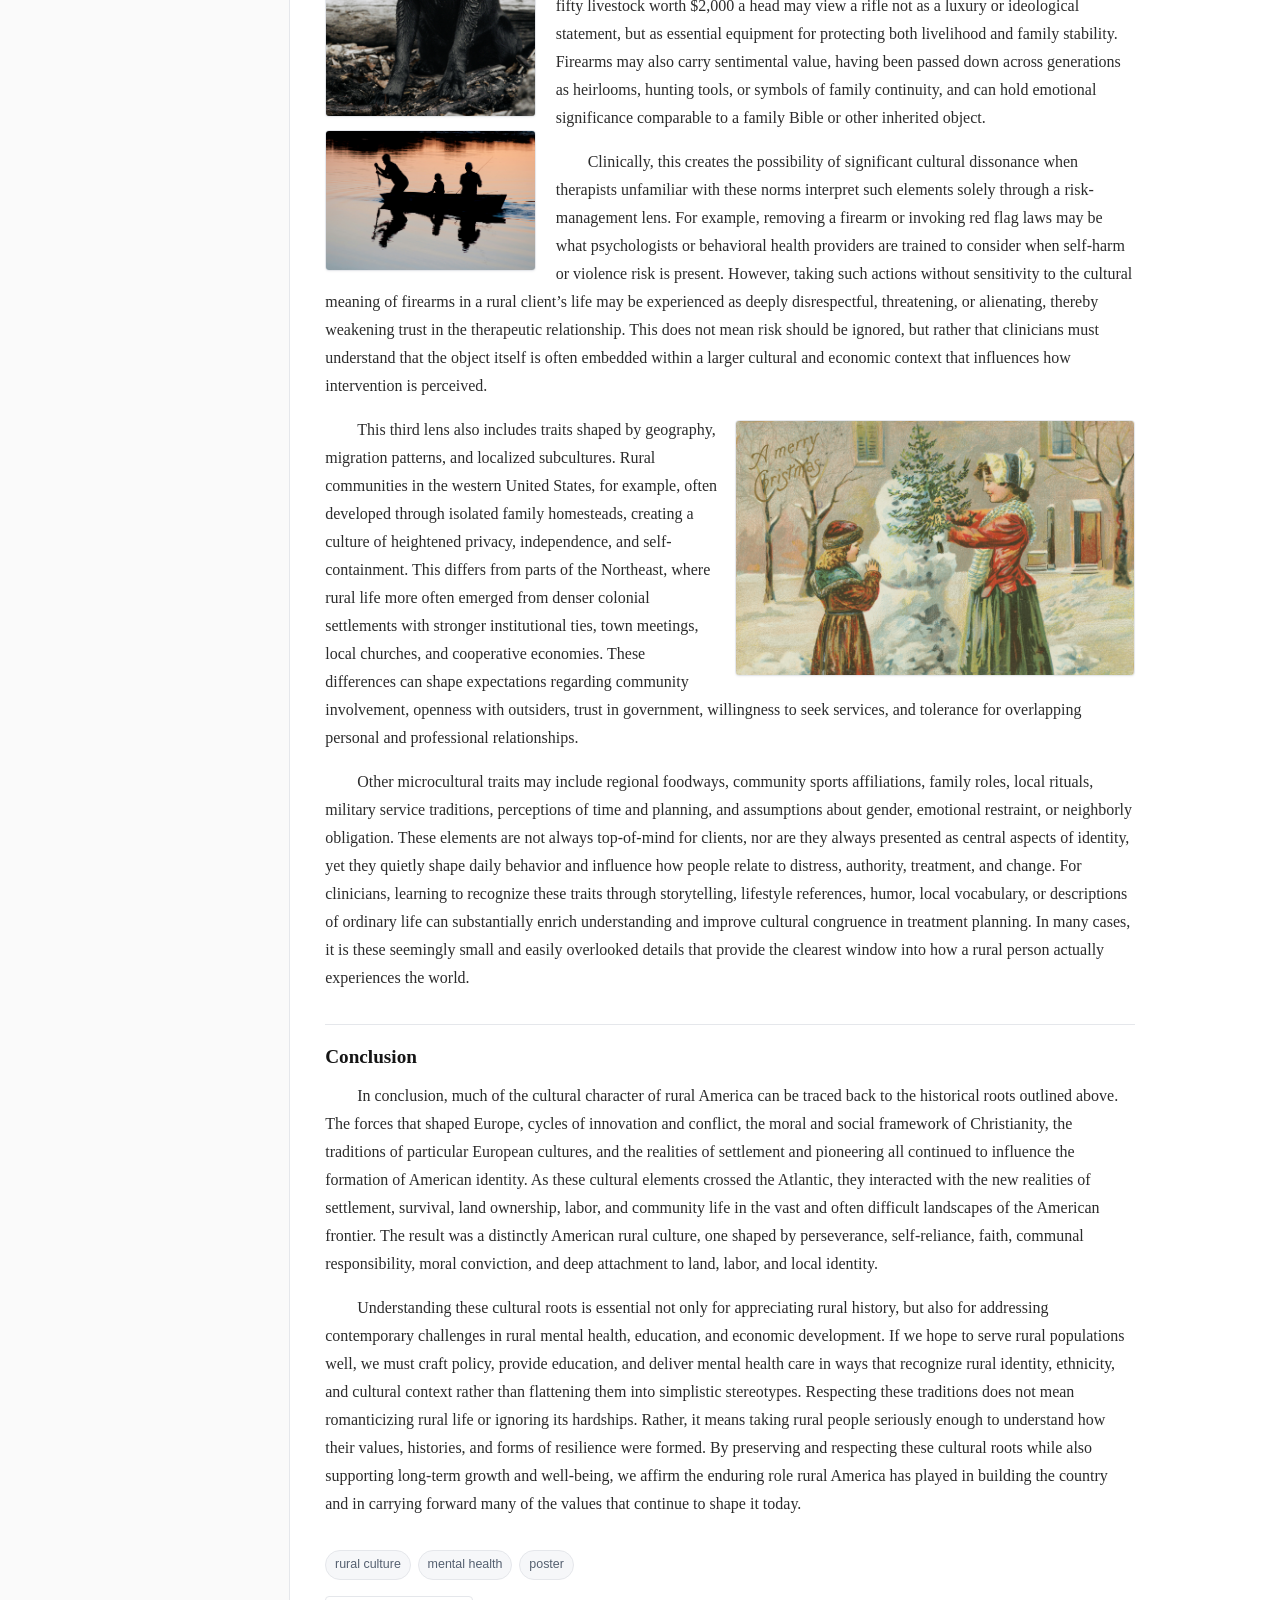
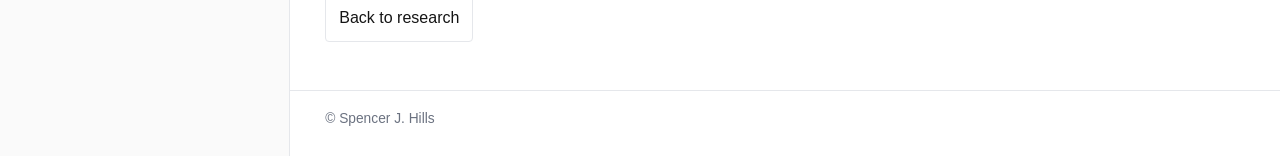
<file: project.html>
<!doctype html>
<html lang="en">
<head>
  <meta charset="utf-8">
  <meta name="viewport" content="width=device-width, initial-scale=1">
  <title>Project | Spencer J. Hills</title>
  <meta name="description" content="Project page for research by Spencer J. Hills.">
  <link rel="icon" type="image/svg+xml" href="assets/img/favicon.svg">
  <link rel="stylesheet" href="assets/css/styles.css">
</head>
<body data-page="project">
  <div class="layout">
    <aside class="sidebar" id="sidebar"></aside>
    <div class="main-shell">
      <header class="masthead" id="masthead"></header>
      <main class="page project-page" id="project-page"></main>
      <footer class="site-footer">© Spencer J. Hills</footer>
    </div>
  </div>
  <script src="assets/js/data.js"></script>
  <script src="assets/js/site.js"></script>
</body>
</html>
</file>
<file: assets/css/styles.css>
:root {
  --bg: #ffffff;
  --panel: #fafafa;
  --card: #ffffff;
  --line: #e5e7eb;
  --text: #2c2c2c;
  --muted: #6b7280;
  --heading: #151515;
  --link: #2c5d86;
  --link-hover: #234867;
  --tag-bg: #f6f7f9;
  --shadow: 0 1px 2px rgba(15, 23, 42, 0.04);
  --sidebar-width: 290px;
}

* { box-sizing: border-box; }
html { font-size: 16px; }
body {
  margin: 0;
  font-family: Cambria, Georgia, "Times New Roman", Times, serif;
  color: var(--text);
  background: var(--bg);
  line-height: 1.68;
}
a { color: var(--link); text-decoration: none; }
a:hover { color: var(--link-hover); text-decoration: underline; }
img { display: block; max-width: 100%; }
code { font-family: ui-monospace, SFMono-Regular, Menlo, Consolas, monospace; font-size: 0.92em; }

.layout {
  min-height: 100vh;
  display: grid;
  grid-template-columns: var(--sidebar-width) minmax(0, 1fr);
}

.sidebar {
  background: var(--panel);
  border-right: 1px solid var(--line);
}

.sidebar-inner {
  position: sticky;
  top: 0;
  padding: 2rem 1.7rem;
  min-height: 100vh;
  display: flex;
  flex-direction: column;
}
.sidebar-spacer {
  flex: 1;
}

.reading-controls {
  margin-top: 1.25rem;
  padding-top: 1rem;
  border-top: 1px solid var(--line);
}

.reading-controls-label {
  font-size: 0.9rem;
  color: var(--muted);
  margin-bottom: 0.55rem;
}

.reading-controls-row {
  display: flex;
  gap: 0.5rem;
}
.reading-controls-row {
  display: flex;
  gap: 0.5rem;
  flex-wrap: wrap;
}
.font-btn {
  appearance: none;
  border: 1px solid var(--line);
  background: #fff;
  color: var(--heading);
  border-radius: 4px;
  padding: 0.45rem 0.65rem;
  font-size: 0.95rem;
  line-height: 1;
  cursor: pointer;
  box-shadow: var(--shadow);
}

.font-btn:hover {
  background: #f7f7f7;
}

.font-btn:focus {
  outline: 2px solid var(--link);
  outline-offset: 2px;
}

.portrait-wrap {
  width: 156px;
  margin-bottom: 1rem;
}

.portrait {
  width: 100%;
  aspect-ratio: 1 / 1;
  object-fit: cover;
  object-position: center 8%;
  border-radius: 4px;
  border: 1px solid var(--line);
  box-shadow: var(--shadow);
  background: #eef2f7;
}

.sidebar h1 {
  margin: 0 0 .45rem;
  font-size: 1.45rem;
  line-height: 1.15;
  color: var(--heading);
}

.sidebar .tagline,
.sidebar .meta,
.sidebar .follow-links,
.site-footer,
.small,
.badge,
.filters button,
.text-link,
.button {
  font-family: -apple-system, BlinkMacSystemFont, "Segoe UI", Roboto, Helvetica, Arial, sans-serif;
}

.sidebar .tagline {
  margin: 0 0 1rem;
  color: var(--muted);
  font-size: 0.92rem;
  line-height: 1.55;
}

.meta {
  display: grid;
  gap: .35rem;
  margin-bottom: 1rem;
  color: var(--muted);
  font-size: 0.9rem;
}

.follow-links {
  display: grid;
  gap: .5rem;
  margin-top: 1.15rem;
  font-size: 0.92rem;
}

.follow-links a {
  width: fit-content;
}

.main-shell {
  min-width: 0;
}

.masthead {
  border-bottom: 1px solid var(--line);
  padding: 1rem 2.2rem;
}

.topnav {
  display: flex;
  flex-wrap: wrap;
  gap: 1.05rem;
  font-family: -apple-system, BlinkMacSystemFont, "Segoe UI", Roboto, Helvetica, Arial, sans-serif;
  font-size: 0.94rem;
}

.topnav a {
  color: #4b5563;
}

.topnav a.active {
  color: var(--heading);
  font-weight: 600;
}

.page {
  max-width: 880px;
  padding: 2rem 2.2rem 3rem;
}

.page h1,
.page h2,
.page h3 {
  color: var(--heading);
}

.page h1 {
  margin: 0 0 .7rem;
  font-size: 1.95rem;
  line-height: 1.15;
  font-weight: 700;
}

.page h2 {
  margin: 0 0 .85rem;
  font-size: 1.22rem;
}

.page h3 {
  margin: 0 0 .5rem;
  font-size: 1.03rem;
  line-height: 1.35;
}

.page p {
  margin: 0 0 1rem;
  max-width: 52rem;
}

.lead {
  font-size: 1.03rem;
  color: #475467;
  max-width: 46rem;
}

.intro-block,
.section-block {
  margin-bottom: 2.1rem;
}

.section-header {
  display: flex;
  justify-content: space-between;
  align-items: baseline;
  gap: 1rem;
  margin-bottom: 1rem;
}

.text-link {
  font-size: 0.9rem;
}

.research-grid {
  display: grid;
  grid-template-columns: repeat(2, minmax(0, 1fr));
  gap: 1.15rem;
}

.research-card {
  border: 1px solid var(--line);
  background: var(--card);
  box-shadow: var(--shadow);
  overflow: hidden;
  border-radius: 4px;
  display: flex;
  flex-direction: column;
  transition: transform 0.18s ease, box-shadow 0.18s ease, border-color 0.18s ease;
}

.research-card:hover {
  transform: translateY(-2px);
  box-shadow: 0 8px 18px rgba(15, 23, 42, 0.06);
  border-color: #d8dee6;
}

.card-image {
  display: block;
  background: linear-gradient(180deg, #fafafa 0%, #f4f6f8 100%);
  aspect-ratio: 4 / 3;
  overflow: hidden;
  border-bottom: 1px solid var(--line);
}

.card-image img {
  width: 100%;
  height: 100%;
  object-fit: cover;
  object-position: center top;
  display: block;
}
.research-card[data-slug="prescribing-exercise-framework"] .card-image {
  background: #ffffff;
}

.research-card[data-slug="prescribing-exercise-framework"] .card-image img {
  object-fit: contain;
  object-position: center center;
  padding: 0.4rem;
  background: #ffffff;
}
.card-body {
  padding: 0.95rem 1rem 1.05rem;
}

.badge {
  display: inline-block;
  margin-bottom: .35rem;
  color: var(--muted);
  text-transform: uppercase;
  letter-spacing: .08em;
  font-size: 0.72rem;
  font-weight: 600;
}

.card-body h3 a {
  color: var(--heading);
  text-decoration: none;
}

.card-body h3 a:hover {
  color: var(--link);
  text-decoration: none;
}

.card-summary {
  color: #374151;
  font-size: 0.96rem;
}

.tag-row {
  display: flex;
  flex-wrap: wrap;
  gap: .45rem;
  margin: .95rem 0 0;
}

.tag {
  padding: .22rem .55rem;
  border-radius: 999px;
  background: var(--tag-bg);
  border: 1px solid var(--line);
  color: #556070;
  font-size: 0.78rem;
  font-family: -apple-system, BlinkMacSystemFont, "Segoe UI", Roboto, Helvetica, Arial, sans-serif;
}

.card-link {
  display: inline-block;
  margin-top: .95rem;
  font-family: -apple-system, BlinkMacSystemFont, "Segoe UI", Roboto, Helvetica, Arial, sans-serif;
  font-size: 0.9rem;
}

.filter-row {
  margin-bottom: 1rem;
}

.filters {
  display: flex;
  flex-wrap: wrap;
  gap: .55rem;
}

.filters button {
  appearance: none;
  border: 1px solid var(--line);
  background: #fff;
  padding: .45rem .7rem;
  border-radius: 999px;
  color: #4b5563;
  cursor: pointer;
  font-size: 0.84rem;
}

.filters button.active {
  border-color: #b8c1cb;
  background: #f8fafc;
  color: var(--heading);
}

.project-page .project-hero {
  border: 1px solid var(--line);
  border-radius: 4px;
  overflow: hidden;
  background: linear-gradient(180deg, #fafafa 0%, #f4f6f8 100%);
  margin: 1rem 0 1.2rem;
}
.project-page .project-hero img {
  width: 100%;
  max-height: 480px;
  object-fit: contain;
  background: #fff;
  object-position: center;
}

.project-longform {
  margin-top: 1.5rem;
}

.project-longform h2 {
  margin: 2rem 0 0.75rem;
  font-size: 1.2rem;
  line-height: 1.3;
  color: var(--heading);
  border-top: 1px solid var(--line);
  padding-top: 1.25rem;
}

.project-longform h3 {
  margin: 1.5rem 0 0.6rem;
  font-size: 1.05rem;
  line-height: 1.35;
  color: var(--heading);
}

.project-longform p {
  margin: 0 0 1rem;
  line-height: 1.75;
  text-indent: 2em;
}

.project-longform strong {
  color: var(--heading);
}

.cv-entry {
  margin-bottom: 1.6rem;
}

.cv-entry h3 {
  margin-bottom: 0.2rem;
}

.apa-entry {
  margin-bottom: 0.45rem;
}

.apa-title {
  font-style: italic;
}
.project-figure {
  margin: 1.25rem 0 1.5rem;
}

.project-figure img {
  display: block;
  width: 100%;
  max-width: 760px;
  height: auto;
  margin: 0 auto;
  border: 1px solid var(--line);
  border-radius: 4px;
  background: #fff;
  box-shadow: var(--shadow);
}

.project-figure figcaption {
  margin-top: 0.55rem;
  font-size: 0.92rem;
  line-height: 1.5;
  color: var(--muted);
  text-align: center;
}

/* smaller centered figure */
.project-figure.medium img {
  max-width: 620px;
}

.project-figure.narrow img {
  max-width: 420px;
}

/* narrow image aligned left */
.project-figure.left img {
  max-width: 420px;
  margin: 0 auto 0 0;
}

.project-figure.left figcaption {
  text-align: left;
  max-width: 420px;
}

/* narrow image aligned right */
.project-figure.right img {
  max-width: 420px;
  margin: 0 0 0 auto;
}

.project-figure.right figcaption {
  text-align: right;
  max-width: 420px;
  margin-left: auto;
}

/* optional: make a larger hero-style figure */
.project-figure.hero img {
  max-width: 520px;
}

/* float images so text wraps */
.project-figure.float-left,
.project-figure.float-right {
  width: 34%;
  max-width: 300px;
}

.project-figure.float-left {
  float: left;
  margin: 0.2rem 1rem 0.75rem 0;
}

.project-figure.float-right {
  float: right;
  margin: 0.2rem 0 0.75rem 1rem;
}

.project-figure.float-left img,
.project-figure.float-right img {
  width: 100%;
  height: auto;
  max-width: 100%;
  object-fit: contain;
  background: #fff;
}

.project-figure.float-left.medium,
.project-figure.float-right.medium {
  width: 50%;
  max-width: 400px;
}

.project-figure.float-right figcaption,
.project-figure.float-left figcaption {
  text-align: left;
  max-width: 100%;
}

.project-longform::after {
  content: "";
  display: block;
  clear: both;
}

.clear-float {
  clear: both;
  display: block;
  width: 100%;
  height: 0;
}

/* mobile fixes */
@media (max-width: 700px) {
  .project-figure.left img,
  .project-figure.right img,
  .project-figure.narrow img,
  .project-figure.medium img,
  .project-figure.hero img {
    max-width: 100%;
    margin: 0 auto;
  }

  .project-figure.left figcaption,
  .project-figure.right figcaption {
    max-width: 100%;
    text-align: center;
    margin-left: 0;
  }

  .project-figure.float-right,
  .project-figure.float-left {
    float: none;
    width: 100%;
    margin: 1rem 0;
  }
}
  .project-figure.left figcaption,
  .project-figure.right figcaption {
    max-width: 100%;
    text-align: center;
    margin-left: 0;
  }
/* stacked image group that floats right */
.project-figure-stack {
  width: 34%;
  display: flex;
  flex-direction: column;
  gap: 0.85rem;
}

.project-figure-stack.right {
  float: right;
  margin: 0.35rem 0 1rem 1.25rem;
}

.project-figure-stack.left {
  float: left;
  margin: 0.35rem 1.25rem 1rem 0;
}

/* each stacked figure */
.project-figure-stack .project-figure {
  margin: 0;
}

.project-figure-stack .project-figure img {
  width: 100%;
  max-width: 100%;
  height: auto;
  margin: 0;
}

.project-figure-stack .project-figure figcaption {
  text-align: left;
  max-width: 100%;
}

/* optional size variants */
.project-figure-stack.small {
  width: 26%;
}

.project-figure-stack.medium {
  width: 34%;
}

.project-figure-stack.large {
  width: 42%;
}

/* optional: make the second image smaller */
.project-figure-stack .project-figure.small img {
  width: 82%;
}

.project-figure-stack.right .project-figure.small img {
  margin-left: auto;
}

.project-figure-stack.left .project-figure.small img {
  margin-right: auto;
}

/* clear floats safely */
.project-longform::after {
  content: "";
  display: block;
  clear: both;
}
.page-experience {
  max-width: 1100px;
}

.page-experience .section-block {
  margin-bottom: 2.25rem;
}

.page-experience h2 {
  margin-bottom: 1rem;
}

.page-experience .cv-entry {
  margin-bottom: 1.5rem;
  padding-bottom: 1rem;
  border-bottom: 1px solid var(--line);
}

.page-experience .cv-entry:last-child {
  border-bottom: none;
}

.page-experience .cv-entry h3 {
  margin: 0 0 0.25rem;
  font-size: 1.05rem;
  line-height: 1.35;
  color: var(--heading);
}

.page-experience .cv-entry p {
  margin: 0 0 0.45rem;
  line-height: 1.65;
  text-indent: 0;
}

.page-experience .apa-entry {
  margin-bottom: 0.45rem;
}

.page-experience .apa-title {
  font-style: italic;
}

.page-experience .compact-prose {
  max-width: none;
}


/* mobile */
@media (max-width: 700px) {
  .project-figure-stack,
  .project-figure-stack.small,
  .project-figure-stack.medium,
  .project-figure-stack.large {
    float: none;
    width: 100%;
    margin: 1rem 0;
  }

  .project-figure-stack .project-figure.small img {
    width: 100%;
    margin: 0;
  }

  .project-figure-stack .project-figure figcaption {
    text-align: center;
  }
}

.meta-grid {
  display: grid;
  grid-template-columns: repeat(3, minmax(0, 1fr));
  gap: .8rem;
  margin: 1.25rem 0 1.1rem;
}

.meta-box {
  border: 1px solid var(--line);
  border-radius: 4px;
  padding: .8rem .9rem;
  background: #fff;
}

.meta-label {
  margin-bottom: .25rem;
  color: var(--muted);
  text-transform: uppercase;
  letter-spacing: .08em;
  font-size: 0.72rem;
  font-family: -apple-system, BlinkMacSystemFont, "Segoe UI", Roboto, Helvetica, Arial, sans-serif;
  font-weight: 600;
}

.project-actions {
  display: flex;
  flex-wrap: wrap;
  gap: .7rem;
  margin-top: 1rem;
}

.button {
  display: inline-flex;
  align-items: center;
  padding: .55rem .82rem;
  border: 1px solid var(--line);
  border-radius: 4px;
  background: #fff;
  color: var(--heading);
  text-decoration: none;
}

.button:hover {
  text-decoration: none;
  border-color: #c7d0db;
  background: #fbfbfb;
}

.cv-list {
  display: grid;
  gap: 1.1rem;
}

.cv-item {
  padding-bottom: 1rem;
  border-bottom: 1px solid var(--line);
}

.cv-item:last-child {
  border-bottom: 0;
  padding-bottom: 0;
}

.contact-card {
  border: 1px solid var(--line);
  border-radius: 4px;
  padding: 1rem 1.1rem;
  background: #fff;
}

.compact-prose p,
.compact-prose li {
  max-width: 48rem;
}

.site-footer {
  border-top: 1px solid var(--line);
  color: var(--muted);
  padding: 1rem 2.2rem 1.6rem;
  font-size: 0.86rem;
}

.empty-state {
  padding: 1rem;
  border: 1px dashed var(--line);
  border-radius: 4px;
  color: var(--muted);
  background: #fff;
}

@media (max-width: 1024px) {
  .layout {
    grid-template-columns: 1fr;
  }

  .sidebar {
    border-right: 0;
    border-bottom: 1px solid var(--line);
  }

  .sidebar-inner {
    position: static;
  }

  .portrait-wrap {
    width: 120px;
  }

  .page {
    max-width: 100%;
  }
}

@media (max-width: 720px) {
  .masthead,
  .page,
  .site-footer {
    padding-left: 1.2rem;
    padding-right: 1.2rem;
  }

  .research-grid,
  .meta-grid {
    grid-template-columns: 1fr;
  }

  .section-header {
    flex-direction: column;
    align-items: flex-start;
  }
}
</file>
